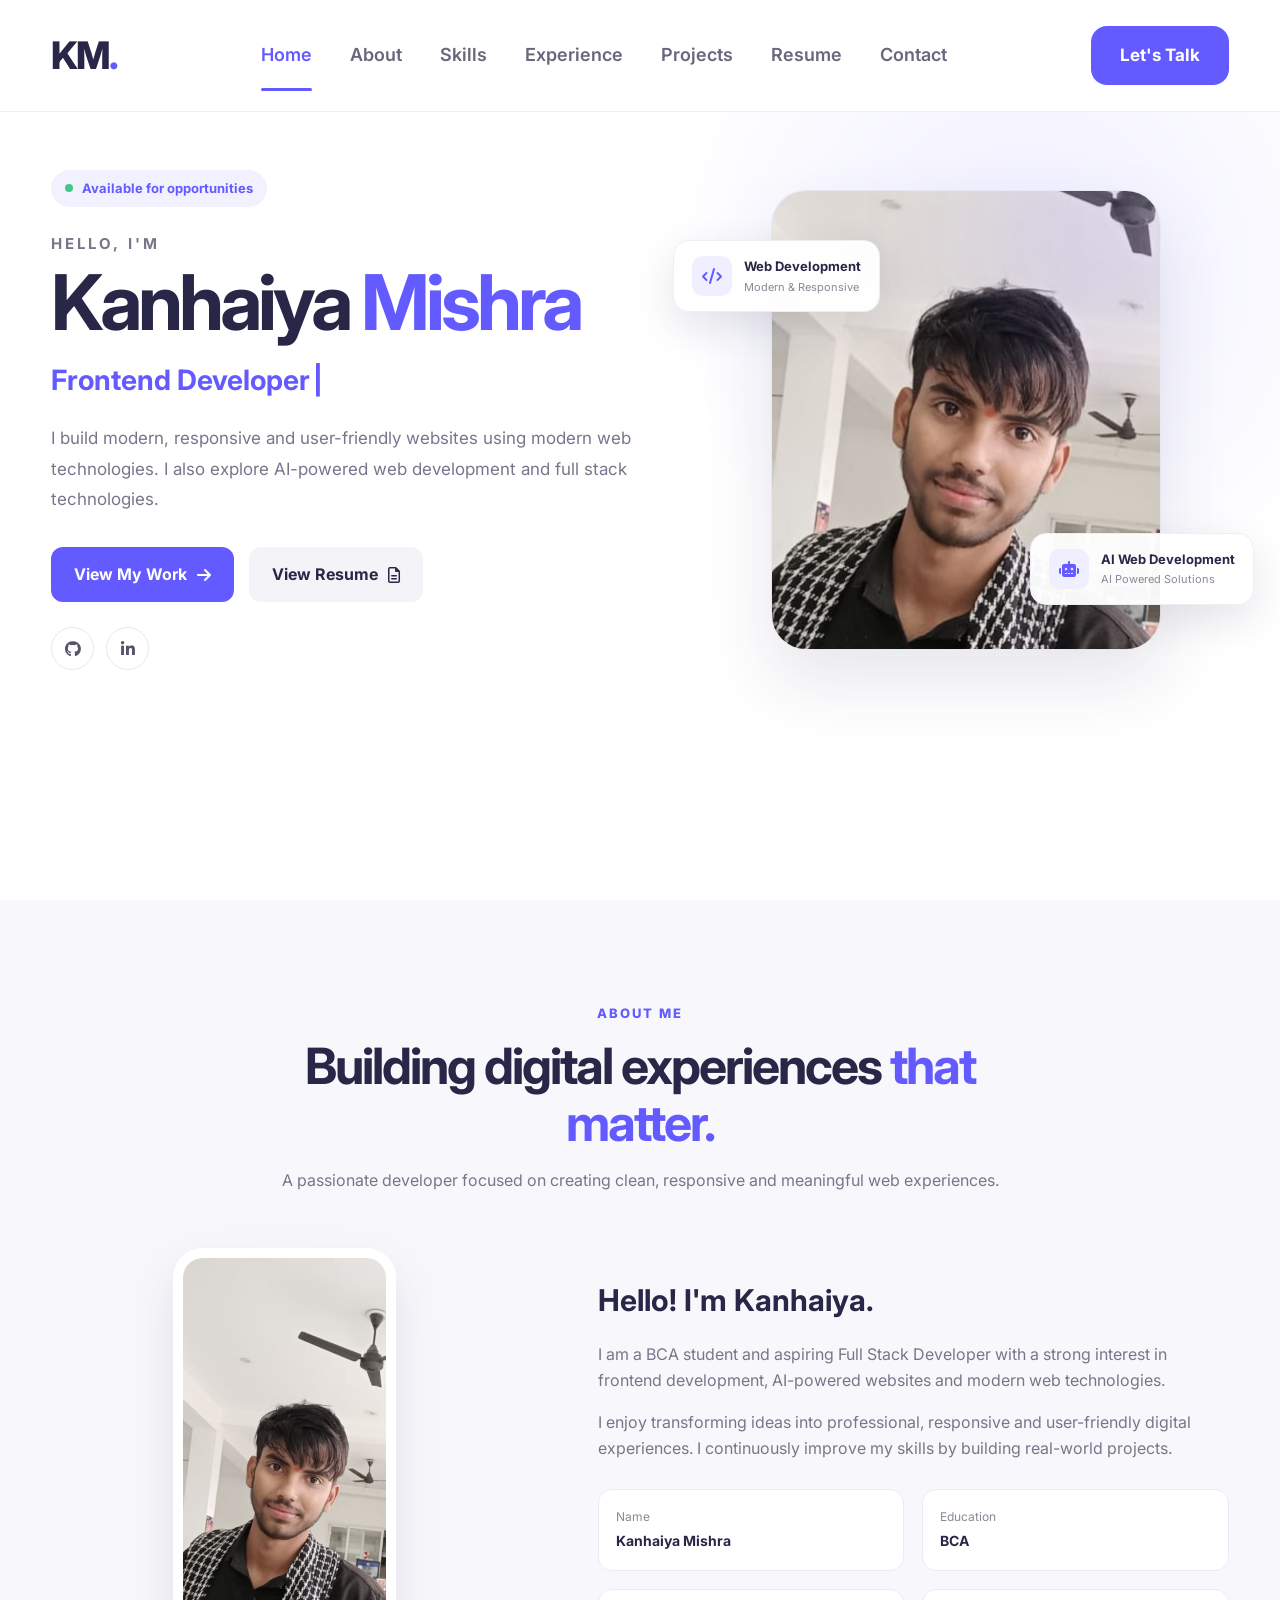
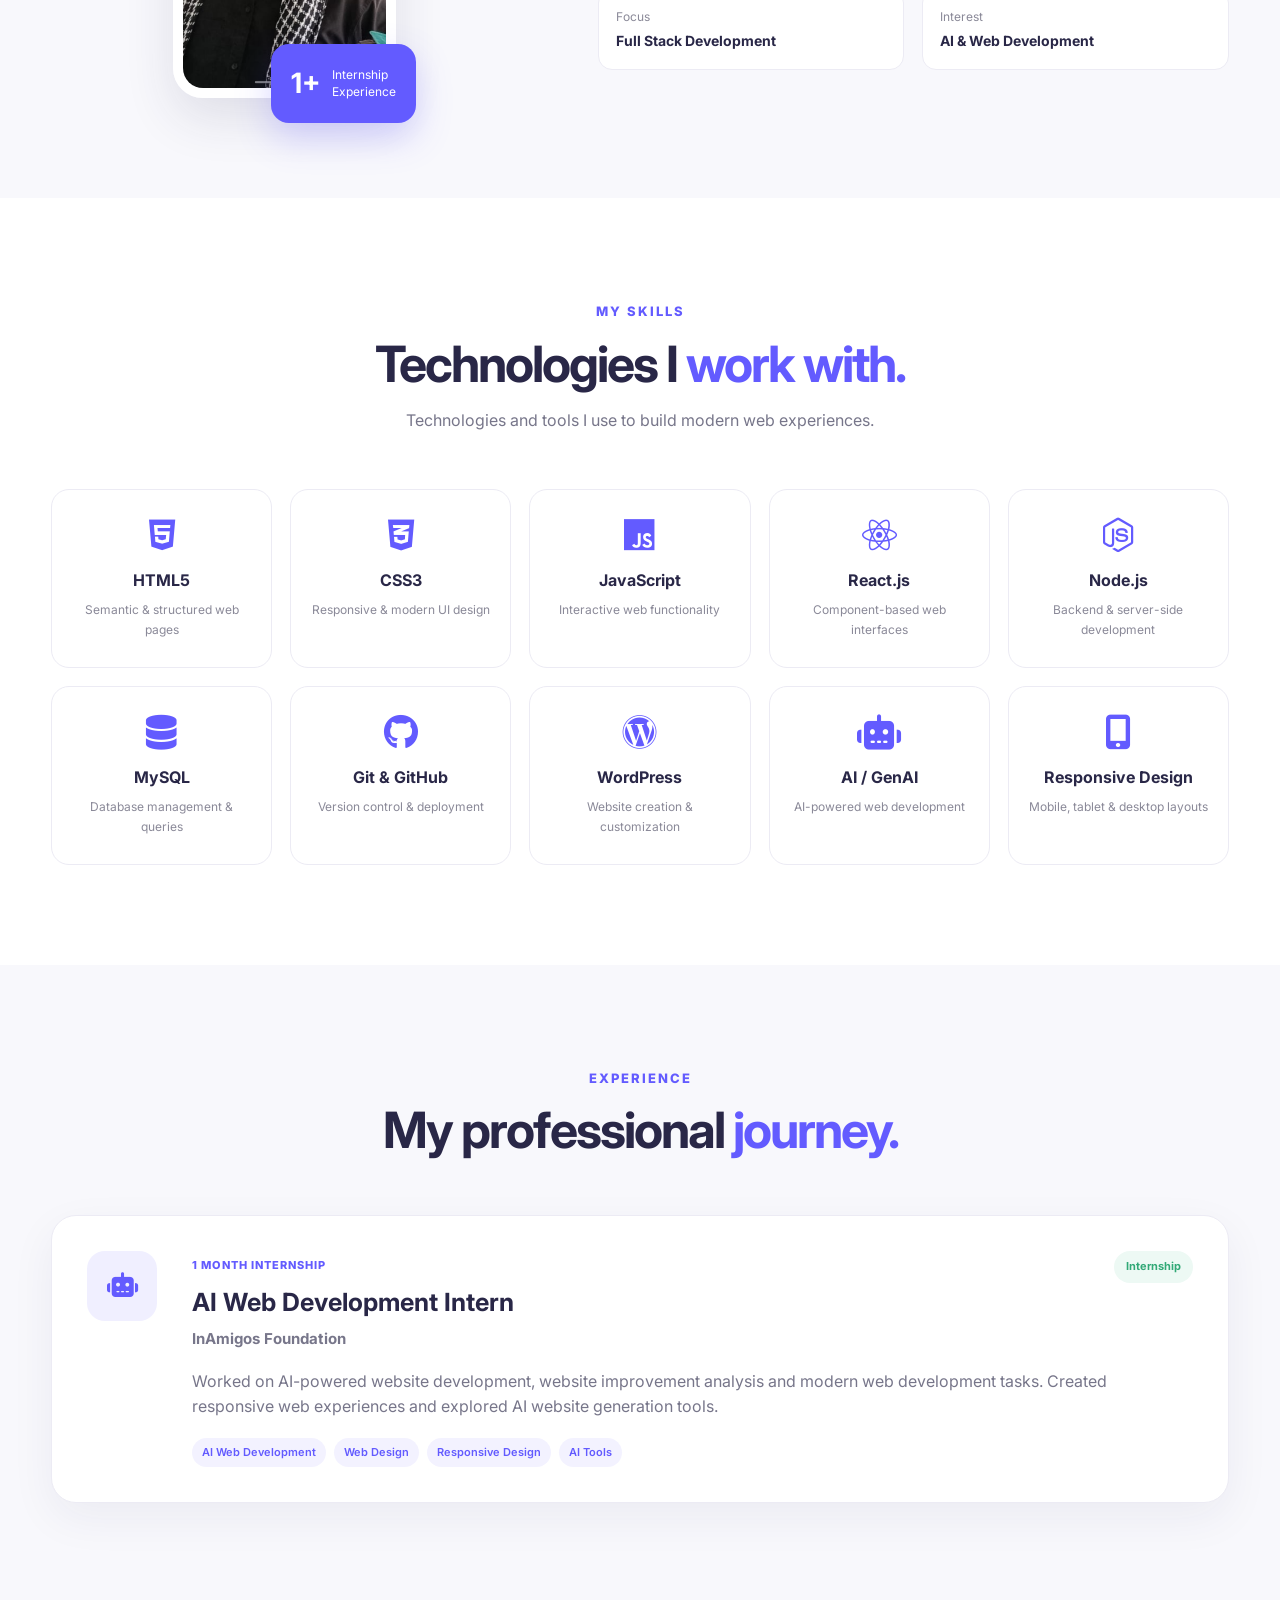
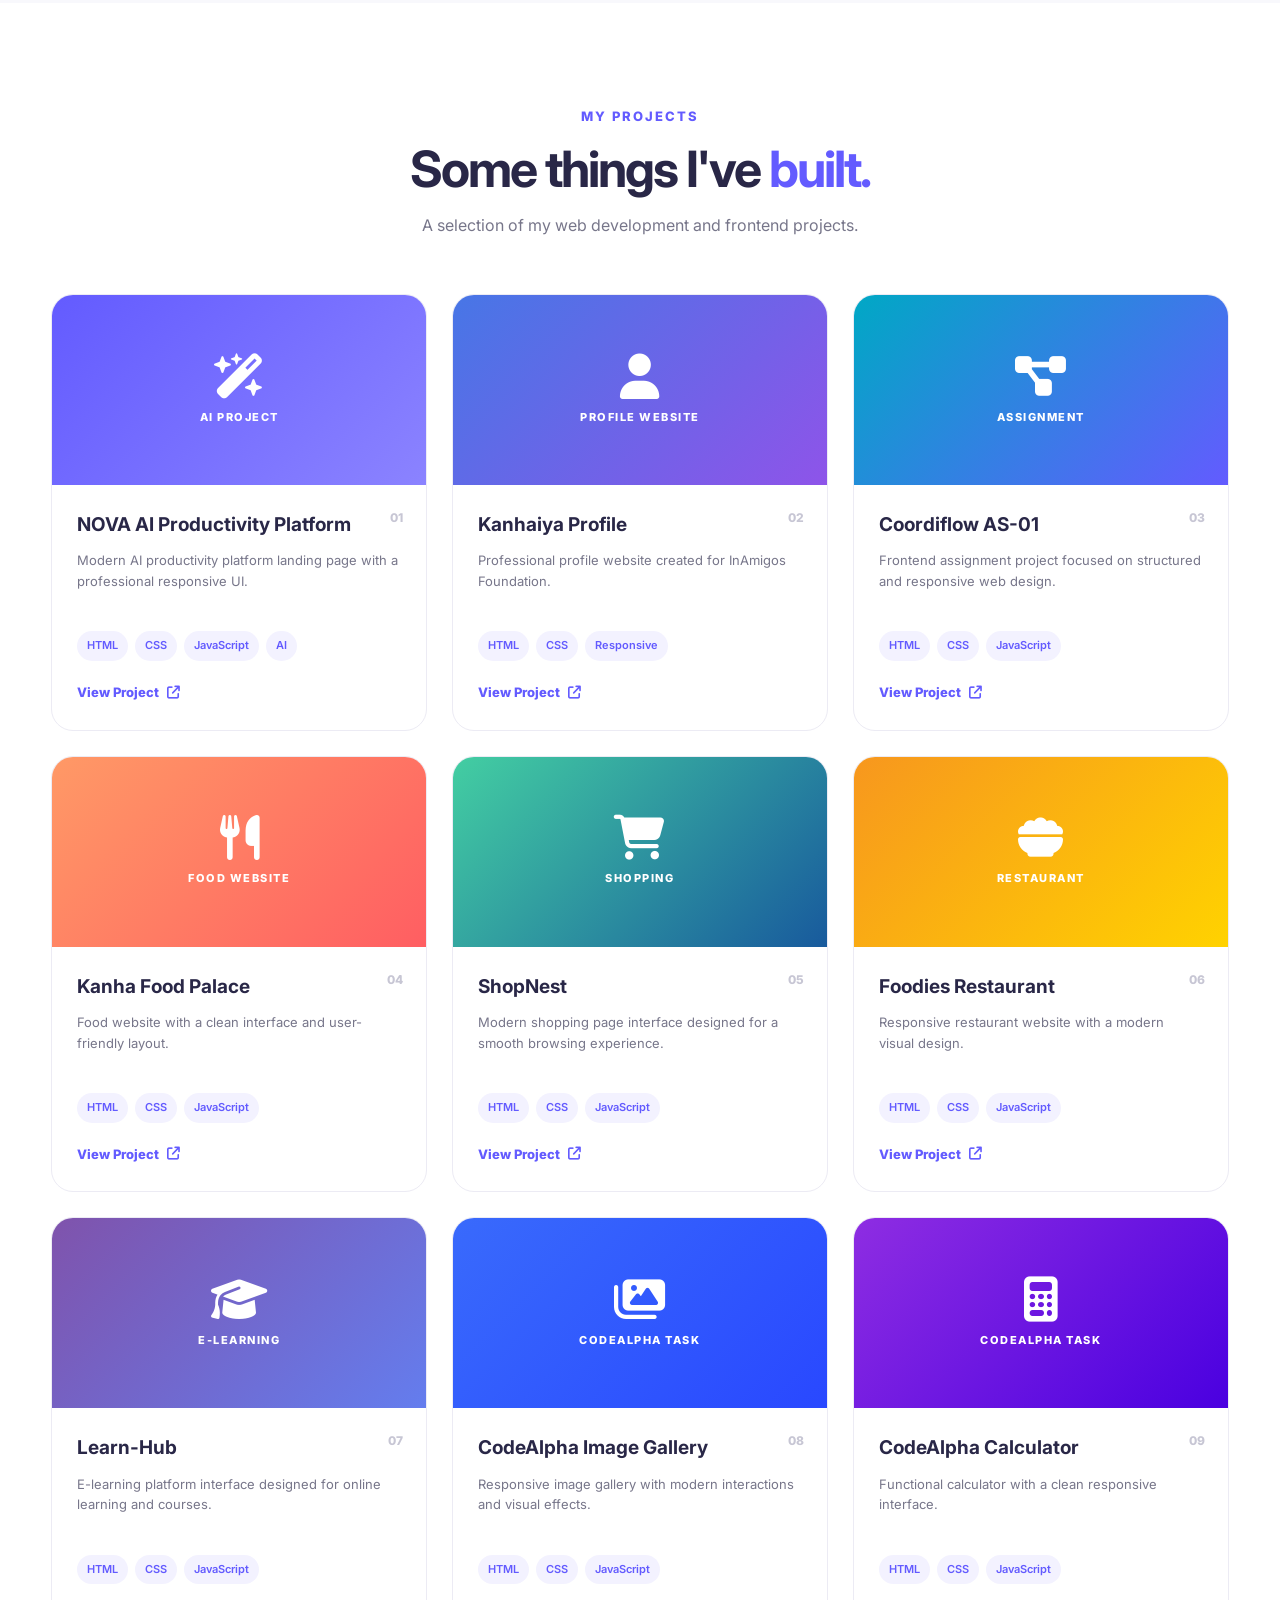
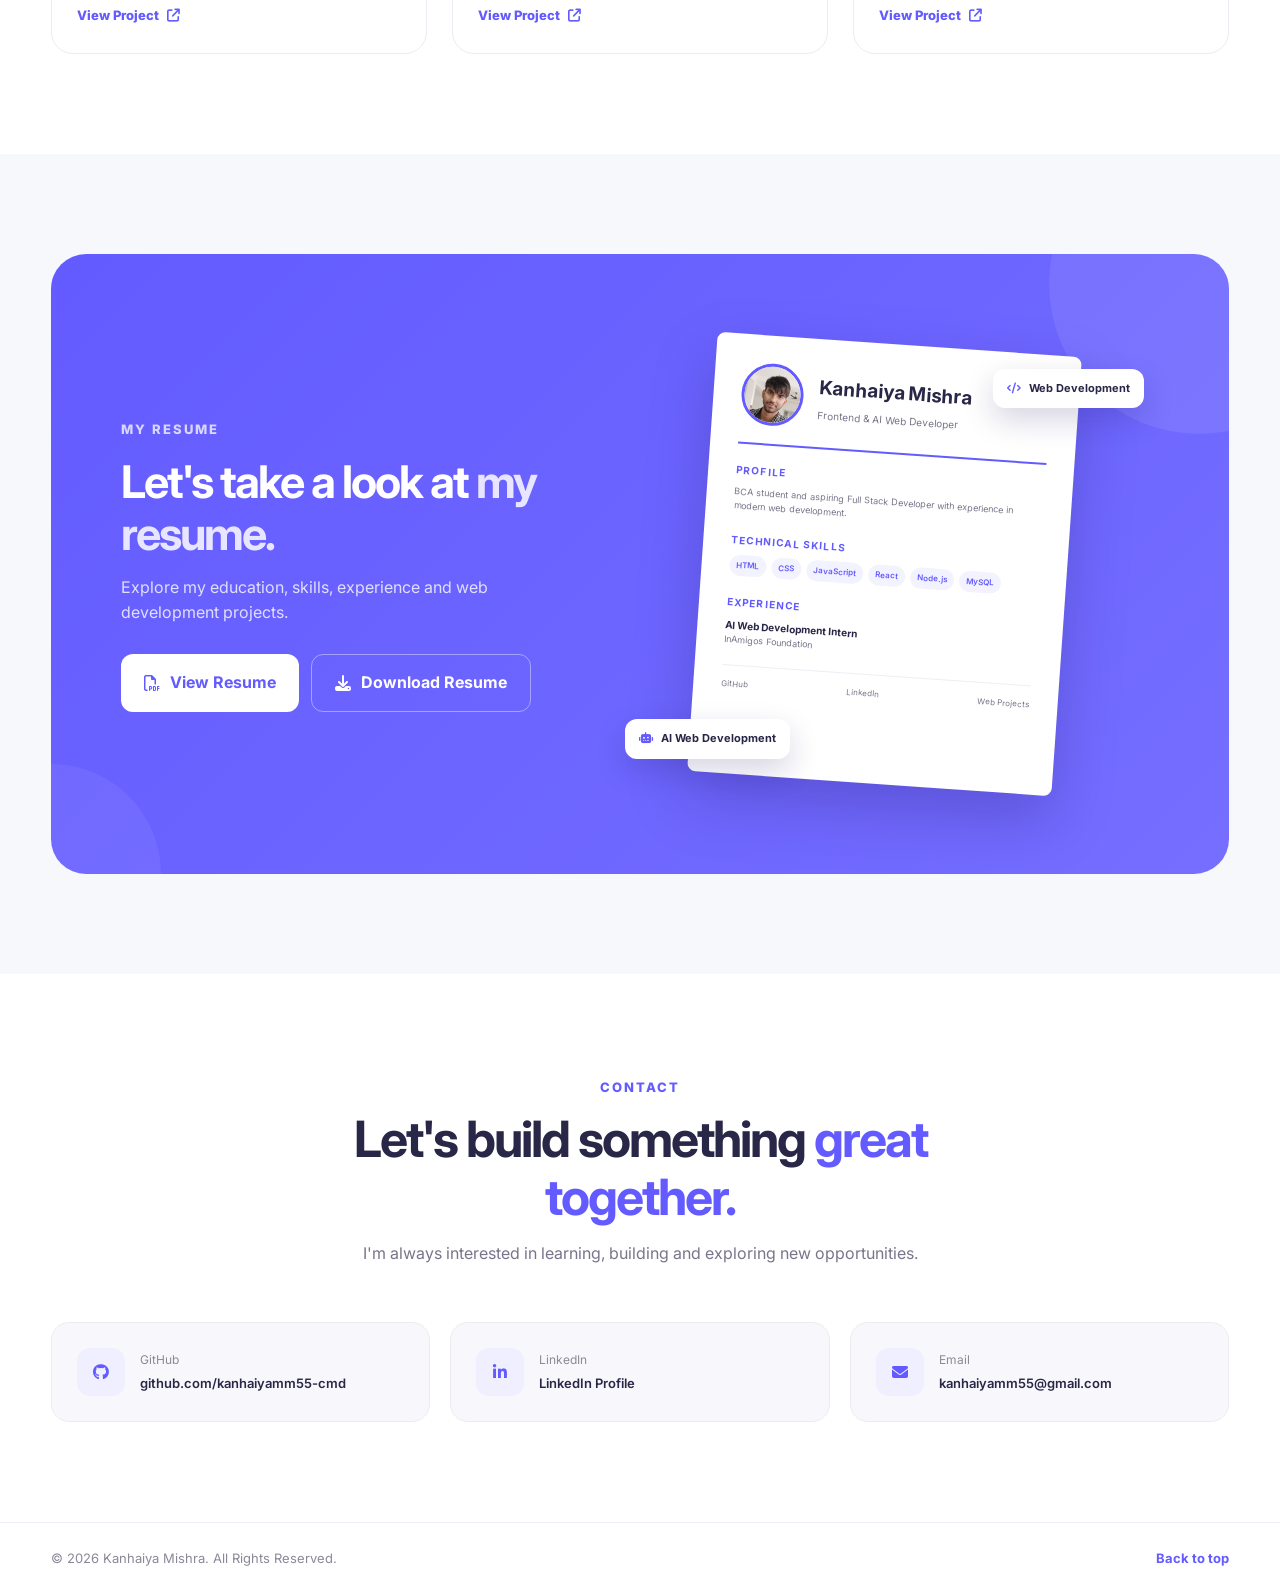
<file: CodeAlpha-Portfolio/index.html>
<!DOCTYPE html>
<html lang="en">
<head>
    <meta charset="UTF-8">
    <meta name="viewport" content="width=device-width, initial-scale=1.0">

    <title>Kanhaiya Mishra | Frontend & AI Web Developer</title>

    <meta name="description"
        content="Kanhaiya Mishra - Frontend Developer and AI Web Developer Portfolio">

    <!-- Google Font -->
    <link rel="preconnect" href="https://fonts.googleapis.com">
    <link rel="preconnect" href="https://fonts.gstatic.com" crossorigin>
    <link
        href="https://fonts.googleapis.com/css2?family=Inter:wght@400;500;600;700;800&display=swap"
        rel="stylesheet">

    <!-- Font Awesome -->
    <link
        rel="stylesheet"
        href="https://cdnjs.cloudflare.com/ajax/libs/font-awesome/6.5.2/css/all.min.css">

    <!-- CSS -->
    <link rel="stylesheet" href="style.css">
</head>

<body>

    <!-- =========================
         NAVBAR
    ========================== -->

    <header class="navbar">

        <div class="nav-container">

            <!-- Logo -->
            <a href="#home" class="logo">
                KM<span>.</span>
            </a>

            <!-- Navigation -->
            <nav class="nav-links" id="navLinks">

                <a href="#home" class="active">Home</a>

                <a href="#about">About</a>

                <a href="#skills">Skills</a>

                <a href="#experience">Experience</a>

                <a href="#projects">Projects</a>

                <a href="#resume">Resume</a>

                <a href="#contact">Contact</a>

                <!-- Mobile Let's Talk -->
                <a href="#contact" class="mobile-talk">
                    Let's Talk
                </a>

            </nav>

            <!-- Desktop Let's Talk -->
            <a href="#contact" class="nav-talk">
                Let's Talk
            </a>

            <!-- Mobile Menu Button -->
            <button
                class="menu-toggle"
                id="menuToggle"
                aria-label="Open navigation menu"
                aria-expanded="false">

                <i class="fa-solid fa-bars"></i>

            </button>

        </div>

    </header>


    <!-- =========================
         HERO
    ========================== -->

    <main>

        <section class="hero" id="home">

            <div class="hero-container">

                <div class="hero-content">

                    <div class="availability">
                        <span class="availability-dot"></span>
                        Available for opportunities
                    </div>

                    <p class="hello-text">
                        HELLO, I'M
                    </p>

                    <h1>
                        Kanhaiya
                        <span>Mishra</span>
                    </h1>

                    <h2 class="hero-role">
                        <span class="typing-text">
                            Frontend Developer
                        </span>
                    </h2>

                    <p class="hero-description">
                        I build modern, responsive and user-friendly websites
                        using modern web technologies. I also explore AI-powered
                        web development and full stack technologies.
                    </p>

                    <div class="hero-buttons">

                        <a href="#projects" class="btn primary-btn">
                            View My Work
                            <i class="fa-solid fa-arrow-right"></i>
                        </a>

                        <a href="resume.pdf"
                           target="_blank"
                           class="btn secondary-btn">

                            View Resume
                            <i class="fa-regular fa-file-lines"></i>

                        </a>

                    </div>

                    <div class="social-links">

                        <a href="https://github.com/kanhaiyamm55-cmd"
                           target="_blank"
                           aria-label="GitHub">

                            <i class="fa-brands fa-github"></i>

                        </a>

                        <a href="https://www.linkedin.com/in/kanhaiya-mishra-147518372"
                           target="_blank"
                           aria-label="LinkedIn">

                            <i class="fa-brands fa-linkedin-in"></i>

                        </a>

                    </div>

                </div>


                <!-- Hero Image -->
                <div class="hero-image-area">

                    <div class="hero-image-card">

                        <div class="hero-image-glow"></div>

                        <img
                            src="image.jpeg"
                            alt="Kanhaiya Mishra">

                    </div>

                    <div class="floating-card card-one">

                        <div class="floating-icon">
                            <i class="fa-solid fa-code"></i>
                        </div>

                        <div>
                            <strong>Web Development</strong>
                            <span>Modern & Responsive</span>
                        </div>

                    </div>


                    <div class="floating-card card-two">

                        <div class="floating-icon">
                            <i class="fa-solid fa-robot"></i>
                        </div>

                        <div>
                            <strong>AI Web Development</strong>
                            <span>AI Powered Solutions</span>
                        </div>

                    </div>

                </div>

            </div>

        </section>


        <!-- =========================
             ABOUT
        ========================== -->

        <section class="section about-section" id="about">

            <div class="container">

                <div class="section-heading">

                    <span class="section-label">
                        ABOUT ME
                    </span>

                    <h2>
                        Building digital experiences
                        <span>that matter.</span>
                    </h2>

                    <p>
                        A passionate developer focused on creating clean,
                        responsive and meaningful web experiences.
                    </p>

                </div>


                <div class="about-grid">

                    <div class="about-image">

                        <div class="about-image-box">

                            <img
                                src="image.jpeg"
                                alt="Kanhaiya Mishra">

                        </div>

                        <div class="experience-badge">

                            <strong>1+</strong>

                            <span>
                                Internship
                                <br>
                                Experience
                            </span>

                        </div>

                    </div>


                    <div class="about-content">

                        <h3>
                            Hello! I'm Kanhaiya.
                        </h3>

                        <p>
                            I am a BCA student and aspiring Full Stack Developer
                            with a strong interest in frontend development,
                            AI-powered websites and modern web technologies.
                        </p>

                        <p>
                            I enjoy transforming ideas into professional,
                            responsive and user-friendly digital experiences.
                            I continuously improve my skills by building
                            real-world projects.
                        </p>


                        <div class="about-info">

                            <div>
                                <span>Name</span>
                                <strong>Kanhaiya Mishra</strong>
                            </div>

                            <div>
                                <span>Education</span>
                                <strong>BCA</strong>
                            </div>

                            <div>
                                <span>Focus</span>
                                <strong>Full Stack Development</strong>
                            </div>

                            <div>
                                <span>Interest</span>
                                <strong>AI & Web Development</strong>
                            </div>

                        </div>

                    </div>

                </div>

            </div>

        </section>


        <!-- =========================
             SKILLS
        ========================== -->

        <section class="section skills-section" id="skills">

            <div class="container">

                <div class="section-heading">

                    <span class="section-label">
                        MY SKILLS
                    </span>

                    <h2>
                        Technologies I
                        <span>work with.</span>
                    </h2>

                    <p>
                        Technologies and tools I use to build modern web
                        experiences.
                    </p>

                </div>


                <div class="skills-grid">

                    <div class="skill-card">
                        <i class="fa-brands fa-html5"></i>
                        <h3>HTML5</h3>
                        <p>Semantic & structured web pages</p>
                    </div>

                    <div class="skill-card">
                        <i class="fa-brands fa-css3-alt"></i>
                        <h3>CSS3</h3>
                        <p>Responsive & modern UI design</p>
                    </div>

                    <div class="skill-card">
                        <i class="fa-brands fa-js"></i>
                        <h3>JavaScript</h3>
                        <p>Interactive web functionality</p>
                    </div>

                    <div class="skill-card">
                        <i class="fa-brands fa-react"></i>
                        <h3>React.js</h3>
                        <p>Component-based web interfaces</p>
                    </div>

                    <div class="skill-card">
                        <i class="fa-brands fa-node-js"></i>
                        <h3>Node.js</h3>
                        <p>Backend & server-side development</p>
                    </div>

                    <div class="skill-card">
                        <i class="fa-solid fa-database"></i>
                        <h3>MySQL</h3>
                        <p>Database management & queries</p>
                    </div>

                    <div class="skill-card">
                        <i class="fa-brands fa-github"></i>
                        <h3>Git & GitHub</h3>
                        <p>Version control & deployment</p>
                    </div>

                    <div class="skill-card">
                        <i class="fa-brands fa-wordpress"></i>
                        <h3>WordPress</h3>
                        <p>Website creation & customization</p>
                    </div>

                    <div class="skill-card">
                        <i class="fa-solid fa-robot"></i>
                        <h3>AI / GenAI</h3>
                        <p>AI-powered web development</p>
                    </div>

                    <div class="skill-card">
                        <i class="fa-solid fa-mobile-screen-button"></i>
                        <h3>Responsive Design</h3>
                        <p>Mobile, tablet & desktop layouts</p>
                    </div>

                </div>

            </div>

        </section>


        <!-- =========================
             EXPERIENCE
        ========================== -->

        <section class="section experience-section" id="experience">

            <div class="container">

                <div class="section-heading">

                    <span class="section-label">
                        EXPERIENCE
                    </span>

                    <h2>
                        My professional
                        <span>journey.</span>
                    </h2>

                </div>


                <div class="experience-card">

                    <div class="experience-icon">
                        <i class="fa-solid fa-robot"></i>
                    </div>

                    <div class="experience-content">

                        <div class="experience-top">

                            <div>

                                <span class="experience-date">
                                    1 MONTH INTERNSHIP
                                </span>

                                <h3>
                                    AI Web Development Intern
                                </h3>

                                <h4>
                                    InAmigos Foundation
                                </h4>

                            </div>

                            <span class="experience-status">
                                Internship
                            </span>

                        </div>

                        <p>
                            Worked on AI-powered website development,
                            website improvement analysis and modern
                            web development tasks. Created responsive
                            web experiences and explored AI website
                            generation tools.
                        </p>

                        <div class="experience-tags">

                            <span>AI Web Development</span>
                            <span>Web Design</span>
                            <span>Responsive Design</span>
                            <span>AI Tools</span>

                        </div>

                    </div>

                </div>

            </div>

        </section>


        <!-- =========================
             PROJECTS
        ========================== -->

        <section class="section projects-section" id="projects">

            <div class="container">

                <div class="section-heading">

                    <span class="section-label">
                        MY PROJECTS
                    </span>

                    <h2>
                        Some things I've
                        <span>built.</span>
                    </h2>

                    <p>
                        A selection of my web development and frontend
                        projects.
                    </p>

                </div>


                <div class="projects-grid">


                    <!-- Project 1 -->
                    <article class="project-card">

                        <div class="project-thumbnail project-one">

                            <i class="fa-solid fa-wand-magic-sparkles"></i>

                            <span>AI PROJECT</span>

                        </div>

                        <div class="project-content">

                            <span class="project-number">
                                01
                            </span>

                            <h3>
                                NOVA AI Productivity Platform
                            </h3>

                            <p>
                                Modern AI productivity platform landing
                                page with a professional responsive UI.
                            </p>

                            <div class="project-tech">
                                <span>HTML</span>
                                <span>CSS</span>
                                <span>JavaScript</span>
                                <span>AI</span>
                            </div>

                            <a
                                href="https://kanhaiyamm55-cmd.github.io/NOVA-AI-Productivity-Landing-Page/"
                                target="_blank"
                                class="project-link">

                                View Project
                                <i class="fa-solid fa-arrow-up-right-from-square"></i>

                            </a>

                        </div>

                    </article>


                    <!-- Project 2 -->
                    <article class="project-card">

                        <div class="project-thumbnail project-two">

                            <i class="fa-solid fa-user"></i>

                            <span>PROFILE WEBSITE</span>

                        </div>

                        <div class="project-content">

                            <span class="project-number">
                                02
                            </span>

                            <h3>
                                Kanhaiya Profile
                            </h3>

                            <p>
                                Professional profile website created for
                                InAmigos Foundation.
                            </p>

                            <div class="project-tech">
                                <span>HTML</span>
                                <span>CSS</span>
                                <span>Responsive</span>
                            </div>

                            <a
                                href="https://kanhaiyamm55-cmd.github.io/kanhaiya-profile/"
                                target="_blank"
                                class="project-link">

                                View Project
                                <i class="fa-solid fa-arrow-up-right-from-square"></i>

                            </a>

                        </div>

                    </article>


                    <!-- Project 3 -->
                    <article class="project-card">

                        <div class="project-thumbnail project-three">

                            <i class="fa-solid fa-diagram-project"></i>

                            <span>ASSIGNMENT</span>

                        </div>

                        <div class="project-content">

                            <span class="project-number">
                                03
                            </span>

                            <h3>
                                Coordiflow AS-01
                            </h3>

                            <p>
                                Frontend assignment project focused on
                                structured and responsive web design.
                            </p>

                            <div class="project-tech">
                                <span>HTML</span>
                                <span>CSS</span>
                                <span>JavaScript</span>
                            </div>

                            <a
                                href="https://kanhaiyamm55-cmd.github.io/coordiflow-as01/"
                                target="_blank"
                                class="project-link">

                                View Project
                                <i class="fa-solid fa-arrow-up-right-from-square"></i>

                            </a>

                        </div>

                    </article>


                    <!-- Project 4 -->
                    <article class="project-card">

                        <div class="project-thumbnail project-four">

                            <i class="fa-solid fa-utensils"></i>

                            <span>FOOD WEBSITE</span>

                        </div>

                        <div class="project-content">

                            <span class="project-number">
                                04
                            </span>

                            <h3>
                                Kanha Food Palace
                            </h3>

                            <p>
                                Food website with a clean interface and
                                user-friendly layout.
                            </p>

                            <div class="project-tech">
                                <span>HTML</span>
                                <span>CSS</span>
                                <span>JavaScript</span>
                            </div>

                            <a
                                href="https://kanhaiyamm55-cmd.github.io/full-stack-learning/"
                                target="_blank"
                                class="project-link">

                                View Project
                                <i class="fa-solid fa-arrow-up-right-from-square"></i>

                            </a>

                        </div>

                    </article>


                    <!-- Project 5 -->
                    <article class="project-card">

                        <div class="project-thumbnail project-five">

                            <i class="fa-solid fa-cart-shopping"></i>

                            <span>SHOPPING</span>

                        </div>

                        <div class="project-content">

                            <span class="project-number">
                                05
                            </span>

                            <h3>
                                ShopNest
                            </h3>

                            <p>
                                Modern shopping page interface designed
                                for a smooth browsing experience.
                            </p>

                            <div class="project-tech">
                                <span>HTML</span>
                                <span>CSS</span>
                                <span>JavaScript</span>
                            </div>

                            <a
                                href="https://kanhaiyamm55-cmd.github.io/shoping-page/"
                                target="_blank"
                                class="project-link">

                                View Project
                                <i class="fa-solid fa-arrow-up-right-from-square"></i>

                            </a>

                        </div>

                    </article>


                    <!-- Project 6 -->
                    <article class="project-card">

                        <div class="project-thumbnail project-six">

                            <i class="fa-solid fa-bowl-food"></i>

                            <span>RESTAURANT</span>

                        </div>

                        <div class="project-content">

                            <span class="project-number">
                                06
                            </span>

                            <h3>
                                Foodies Restaurant
                            </h3>

                            <p>
                                Responsive restaurant website with a
                                modern visual design.
                            </p>

                            <div class="project-tech">
                                <span>HTML</span>
                                <span>CSS</span>
                                <span>JavaScript</span>
                            </div>

                            <a
                                href="https://kanhaiyamm55-cmd.github.io/full-stack-learning/Restaurant-Website/"
                                target="_blank"
                                class="project-link">

                                View Project
                                <i class="fa-solid fa-arrow-up-right-from-square"></i>

                            </a>

                        </div>

                    </article>


                    <!-- Project 7 -->
                    <article class="project-card">

                        <div class="project-thumbnail project-seven">

                            <i class="fa-solid fa-graduation-cap"></i>

                            <span>E-LEARNING</span>

                        </div>

                        <div class="project-content">

                            <span class="project-number">
                                07
                            </span>

                            <h3>
                                Learn-Hub
                            </h3>

                            <p>
                                E-learning platform interface designed
                                for online learning and courses.
                            </p>

                            <div class="project-tech">
                                <span>HTML</span>
                                <span>CSS</span>
                                <span>JavaScript</span>
                            </div>

                            <a
                                href="https://kanhaiyamm55-cmd.github.io/full-stack-learning/learnHub/"
                                target="_blank"
                                class="project-link">

                                View Project
                                <i class="fa-solid fa-arrow-up-right-from-square"></i>

                            </a>

                        </div>

                    </article>


                    <!-- Project 8 -->
                    <article class="project-card">

                        <div class="project-thumbnail project-eight">

                            <i class="fa-solid fa-images"></i>

                            <span>CODEALPHA TASK</span>

                        </div>

                        <div class="project-content">

                            <span class="project-number">
                                08
                            </span>

                            <h3>
                                CodeAlpha Image Gallery
                            </h3>

                            <p>
                                Responsive image gallery with modern
                                interactions and visual effects.
                            </p>

                            <div class="project-tech">
                                <span>HTML</span>
                                <span>CSS</span>
                                <span>JavaScript</span>
                            </div>

                            <a
                                href="https://kanhaiyamm55-cmd.github.io/CodeAlpha/CodeAlpha_ImageGallery/"
                                target="_blank"
                                class="project-link">

                                View Project
                                <i class="fa-solid fa-arrow-up-right-from-square"></i>

                            </a>

                        </div>

                    </article>


                    <!-- Project 9 -->
                    <article class="project-card">

                        <div class="project-thumbnail project-nine">

                            <i class="fa-solid fa-calculator"></i>

                            <span>CODEALPHA TASK</span>

                        </div>

                        <div class="project-content">

                            <span class="project-number">
                                09
                            </span>

                            <h3>
                                CodeAlpha Calculator
                            </h3>

                            <p>
                                Functional calculator with a clean
                                responsive interface.
                            </p>

                            <div class="project-tech">
                                <span>HTML</span>
                                <span>CSS</span>
                                <span>JavaScript</span>
                            </div>

                            <a
                                href="https://kanhaiyamm55-cmd.github.io/CodeAlpha/CodeAlpha_Calculator/"
                                target="_blank"
                                class="project-link">

                                View Project
                                <i class="fa-solid fa-arrow-up-right-from-square"></i>

                            </a>

                        </div>

                    </article>

                </div>

            </div>

        </section>


        <!-- =========================
             RESUME
        ========================== -->

        <section class="section resume-section" id="resume">

            <div class="container">

                <div class="resume-box">

                    <div class="resume-decoration decoration-one"></div>
                    <div class="resume-decoration decoration-two"></div>

                    <div class="resume-content">

                        <span class="section-label resume-label">
                            MY RESUME
                        </span>

                        <h2>
                            Let's take a look at
                            <span>my resume.</span>
                        </h2>

                        <p>
                            Explore my education, skills, experience and
                            web development projects.
                        </p>

                        <div class="resume-buttons">

                            <a
                                href="resume.pdf"
                                target="_blank"
                                class="btn resume-view-btn">

                                <i class="fa-regular fa-file-pdf"></i>
                                View Resume

                            </a>

                            <a
                                href="resume.pdf"
                                download
                                class="btn resume-download-btn">

                                <i class="fa-solid fa-download"></i>
                                Download Resume

                            </a>

                        </div>

                    </div>


                    <!-- Premium Resume Preview -->
                    <div class="resume-preview">

                        <div class="resume-paper">

                            <div class="resume-top">

                                <div class="resume-photo">

                                    <img
                                        src="image.jpeg"
                                        alt="Kanhaiya Mishra">

                                </div>

                                <div>

                                    <h3>
                                        Kanhaiya Mishra
                                    </h3>

                                    <p>
                                        Frontend & AI Web Developer
                                    </p>

                                </div>

                            </div>


                            <div class="resume-line"></div>


                            <div class="resume-mini-section">

                                <h4>
                                    PROFILE
                                </h4>

                                <p>
                                    BCA student and aspiring Full Stack
                                    Developer with experience in modern
                                    web development.
                                </p>

                            </div>


                            <div class="resume-mini-section">

                                <h4>
                                    TECHNICAL SKILLS
                                </h4>

                                <div class="mini-skills">

                                    <span>HTML</span>
                                    <span>CSS</span>
                                    <span>JavaScript</span>
                                    <span>React</span>
                                    <span>Node.js</span>
                                    <span>MySQL</span>

                                </div>

                            </div>


                            <div class="resume-mini-section">

                                <h4>
                                    EXPERIENCE
                                </h4>

                                <div class="mini-experience">

                                    <strong>
                                        AI Web Development Intern
                                    </strong>

                                    <span>
                                        InAmigos Foundation
                                    </span>

                                </div>

                            </div>


                            <div class="resume-mini-footer">

                                <span>
                                    GitHub
                                </span>

                                <span>
                                    LinkedIn
                                </span>

                                <span>
                                    Web Projects
                                </span>

                            </div>

                        </div>


                        <div class="floating-resume-badge badge-one">

                            <i class="fa-solid fa-code"></i>

                            Web Development

                        </div>


                        <div class="floating-resume-badge badge-two">

                            <i class="fa-solid fa-robot"></i>

                            AI Web Development

                        </div>

                    </div>

                </div>

            </div>

        </section>


        <!-- =========================
             CONTACT
        ========================== -->

        <section class="section contact-section" id="contact">

            <div class="container">

                <div class="section-heading">

                    <span class="section-label">
                        CONTACT
                    </span>

                    <h2>
                        Let's build something
                        <span>great together.</span>
                    </h2>

                    <p>
                        I'm always interested in learning, building and
                        exploring new opportunities.
                    </p>

                </div>


                <div class="contact-box">

                    <div class="contact-item">

                        <div class="contact-icon">
                            <i class="fa-brands fa-github"></i>
                        </div>

                        <div>

                            <span>GitHub</span>

                            <a
                                href="https://github.com/kanhaiyamm55-cmd"
                                target="_blank">

                                github.com/kanhaiyamm55-cmd

                            </a>

                        </div>

                    </div>


                    <div class="contact-item">

                        <div class="contact-icon">
                            <i class="fa-brands fa-linkedin-in"></i>
                        </div>

                        <div>

                            <span>LinkedIn</span>

                            <a
                                href="https://www.linkedin.com/in/kanhaiya-mishra-147518372"
                                target="_blank">

                                LinkedIn Profile

                            </a>

                        </div>

                    </div>


                    <div class="contact-item">

                        <div class="contact-icon">
                            <i class="fa-solid fa-envelope"></i>
                        </div>

                        <div>

                            <span>Email</span>

                            <a href="mailto:kanhaiyamm55@gmail.com">

                                kanhaiyamm55@gmail.com

                            </a>

                        </div>

                    </div>

                </div>

            </div>

        </section>

    </main>


    <!-- =========================
         FOOTER
    ========================== -->

    <footer class="footer">

        <div class="container footer-content">

            <p>
                © <span id="currentYear"></span>
                Kanhaiya Mishra. All Rights Reserved.
            </p>

            <div class="footer-links">

                <a href="#home">Back to top</a>

            </div>

        </div>

    </footer>


    <!-- JavaScript -->
    <script src="script.js"></script>

</body>
</html>
</file>
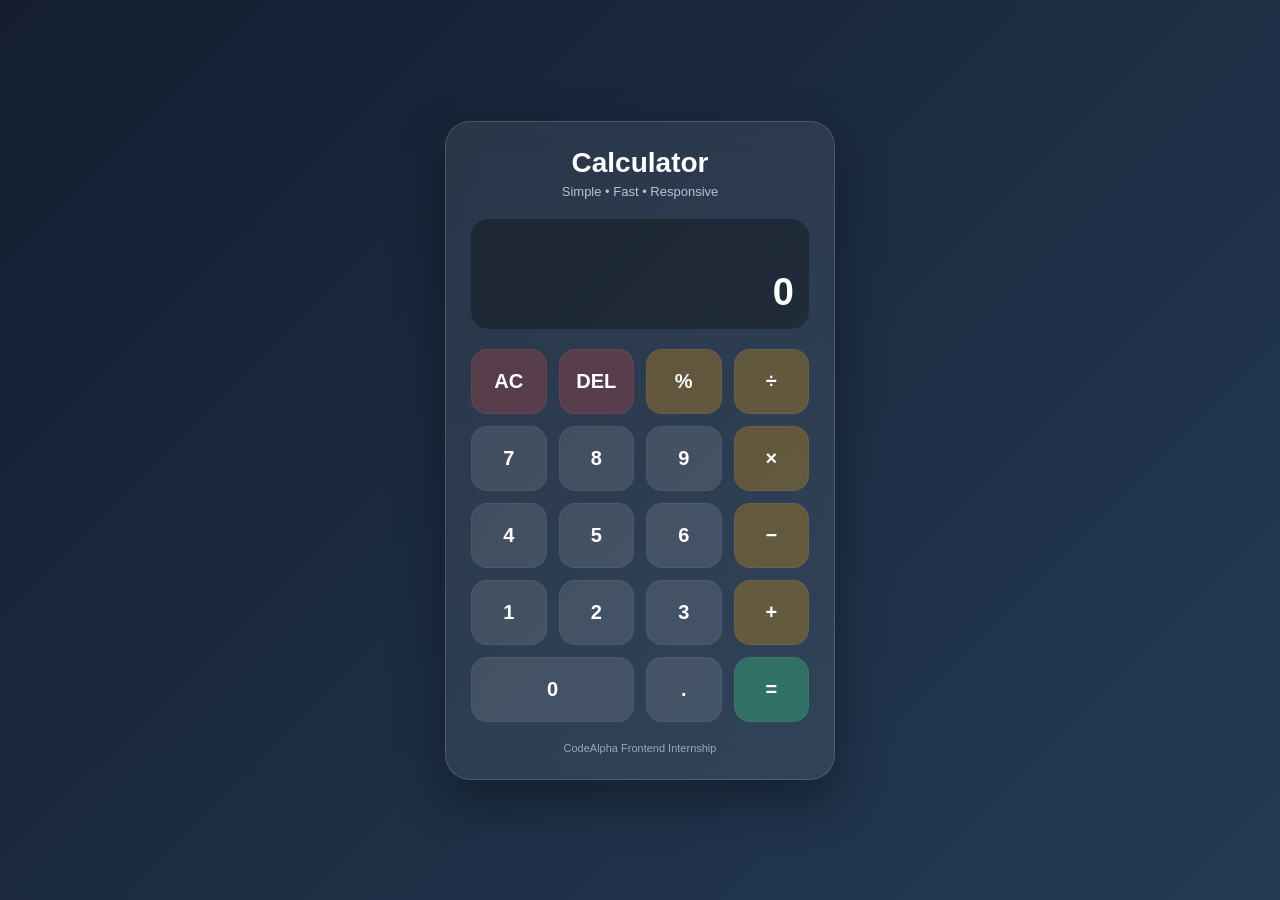
<file: CodeAlpha_Calculator/index.html>
<!DOCTYPE html>
<html lang="en">
<head>
    <meta charset="UTF-8">
    <meta name="viewport" content="width=device-width, initial-scale=1.0">
    <title>Modern Calculator</title>
    <link rel="stylesheet" href="style.css">
</head>
<body>

    <div class="calculator">

        <div class="calculator-header">
            <h1>Calculator</h1>
            <p>Simple • Fast • Responsive</p>
        </div>

        <div class="display">
            <div id="previous-display"></div>
            <input type="text" id="current-display" value="0" readonly>
        </div>

        <div class="buttons">

            <button class="btn action" onclick="clearDisplay()">AC</button>
            <button class="btn action" onclick="deleteLast()">DEL</button>
            <button class="btn operator" onclick="chooseOperator('%')">%</button>
            <button class="btn operator" onclick="chooseOperator('/')">÷</button>

            <button class="btn" onclick="appendNumber('7')">7</button>
            <button class="btn" onclick="appendNumber('8')">8</button>
            <button class="btn" onclick="appendNumber('9')">9</button>
            <button class="btn operator" onclick="chooseOperator('*')">×</button>

            <button class="btn" onclick="appendNumber('4')">4</button>
            <button class="btn" onclick="appendNumber('5')">5</button>
            <button class="btn" onclick="appendNumber('6')">6</button>
            <button class="btn operator" onclick="chooseOperator('-')">−</button>

            <button class="btn" onclick="appendNumber('1')">1</button>
            <button class="btn" onclick="appendNumber('2')">2</button>
            <button class="btn" onclick="appendNumber('3')">3</button>
            <button class="btn operator" onclick="chooseOperator('+')">+</button>

            <button class="btn zero" onclick="appendNumber('0')">0</button>
            <button class="btn" onclick="appendDecimal()">.</button>
            <button class="btn equal" onclick="calculate()">=</button>

        </div>

        <div class="footer">
            <span>CodeAlpha Frontend Internship</span>
        </div>

    </div>

    <script src="script.js"></script>
</body>
</html>
</file>
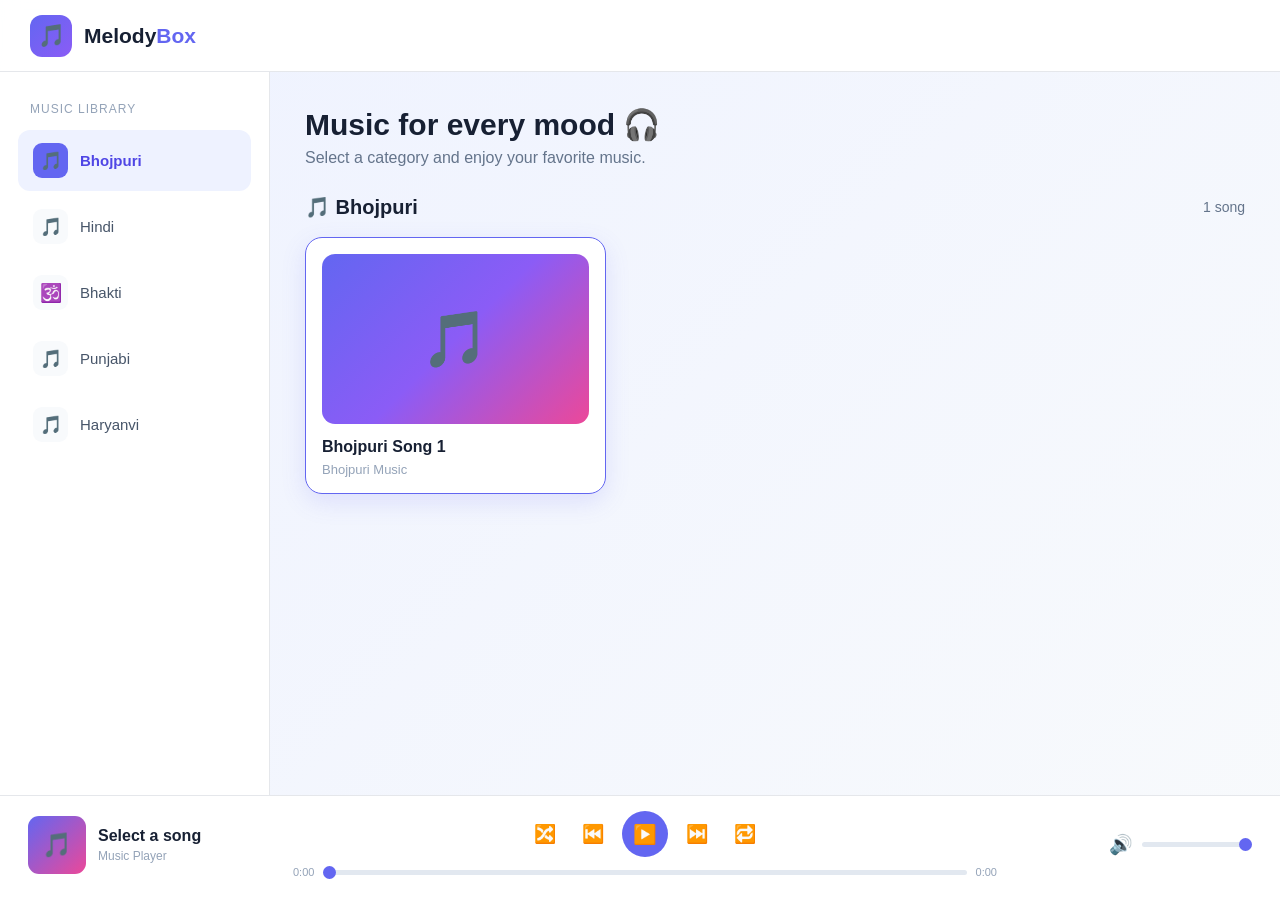
<file: CodeAlpha_MusicPlayer/index.html>
<!DOCTYPE html>
<html lang="en">
<head>
    <meta charset="UTF-8">
    <meta name="viewport" content="width=device-width, initial-scale=1.0">

    <title>MelodyBox - Music Player</title>

    <style>
        * {
            margin: 0;
            padding: 0;
            box-sizing: border-box;
            font-family: Arial, Helvetica, sans-serif;
        }

        body {
            background: linear-gradient(135deg, #eef2ff, #f8fafc);
            color: #172033;
            min-height: 100vh;
        }

        /* ================= HEADER ================= */

        header {
            height: 72px;
            background: rgba(255, 255, 255, 0.95);
            border-bottom: 1px solid #e5e7eb;
            display: flex;
            align-items: center;
            justify-content: space-between;
            padding: 0 30px;
            position: sticky;
            top: 0;
            z-index: 1000;
            backdrop-filter: blur(10px);
        }

        .logo {
            display: flex;
            align-items: center;
            gap: 12px;
        }

        .logo-icon {
            width: 42px;
            height: 42px;
            border-radius: 12px;
            background: linear-gradient(135deg, #6366f1, #8b5cf6);
            color: white;
            display: flex;
            align-items: center;
            justify-content: center;
            font-size: 22px;
        }

        .logo h1 {
            font-size: 21px;
        }

        .logo span {
            color: #6366f1;
        }

        .menu-btn {
            display: none;
            border: none;
            background: #eef2ff;
            color: #4f46e5;
            font-size: 25px;
            width: 44px;
            height: 44px;
            border-radius: 10px;
            cursor: pointer;
        }

        /* ================= LAYOUT ================= */

        .app {
            display: flex;
            min-height: calc(100vh - 72px);
        }

        /* ================= SIDEBAR ================= */

        .sidebar {
            width: 270px;
            background: white;
            border-right: 1px solid #e5e7eb;
            padding: 25px 18px;
            flex-shrink: 0;
        }

        .sidebar-title {
            font-size: 12px;
            color: #94a3b8;
            text-transform: uppercase;
            letter-spacing: 1px;
            margin: 5px 12px 14px;
        }

        .category-btn {
            width: 100%;
            border: none;
            background: transparent;
            padding: 13px 15px;
            margin-bottom: 5px;
            border-radius: 12px;
            display: flex;
            align-items: center;
            gap: 12px;
            font-size: 15px;
            cursor: pointer;
            color: #475569;
            text-align: left;
            transition: 0.25s;
        }

        .category-btn:hover {
            background: #f1f5ff;
            color: #4f46e5;
        }

        .category-btn.active {
            background: #eef2ff;
            color: #4f46e5;
            font-weight: 700;
        }

        .category-icon {
            width: 35px;
            height: 35px;
            display: flex;
            align-items: center;
            justify-content: center;
            background: #f8fafc;
            border-radius: 9px;
            font-size: 18px;
        }

        .category-btn.active .category-icon {
            background: #6366f1;
            color: white;
        }

        /* ================= MAIN ================= */

        main {
            flex: 1;
            padding: 35px;
            padding-bottom: 170px;
            min-width: 0;
        }

        .welcome {
            margin-bottom: 28px;
        }

        .welcome h2 {
            font-size: 30px;
            margin-bottom: 7px;
        }

        .welcome p {
            color: #64748b;
        }

        .section-heading {
            display: flex;
            justify-content: space-between;
            align-items: center;
            margin-bottom: 18px;
        }

        .section-heading h3 {
            font-size: 20px;
        }

        .song-count {
            color: #64748b;
            font-size: 14px;
        }

        /* ================= SONG GRID ================= */

        .song-list {
            display: grid;
            grid-template-columns: repeat(auto-fill, minmax(250px, 1fr));
            gap: 18px;
        }

        .song-card {
            background: white;
            border: 1px solid #e5e7eb;
            border-radius: 17px;
            padding: 16px;
            cursor: pointer;
            transition: 0.25s;
        }

        .song-card:hover {
            transform: translateY(-4px);
            box-shadow: 0 12px 30px rgba(15, 23, 42, 0.08);
        }

        .song-card.active {
            border-color: #6366f1;
            box-shadow: 0 8px 25px rgba(99, 102, 241, 0.15);
        }

        .album-art {
            height: 170px;
            border-radius: 13px;
            background: linear-gradient(135deg, #6366f1, #8b5cf6, #ec4899);
            display: flex;
            align-items: center;
            justify-content: center;
            color: white;
            font-size: 55px;
            margin-bottom: 14px;
        }

        .song-info h4 {
            font-size: 16px;
            margin-bottom: 6px;
            white-space: nowrap;
            overflow: hidden;
            text-overflow: ellipsis;
        }

        .song-info p {
            font-size: 13px;
            color: #94a3b8;
        }

        /* ================= PLAYER ================= */

        .player {
            position: fixed;
            left: 0;
            right: 0;
            bottom: 0;
            min-height: 105px;
            background: rgba(255, 255, 255, 0.97);
            border-top: 1px solid #e5e7eb;
            backdrop-filter: blur(15px);
            z-index: 2000;
            padding: 15px 28px;
        }

        .player-inner {
            max-width: 1500px;
            margin: auto;
            display: grid;
            grid-template-columns: 240px 1fr 230px;
            gap: 25px;
            align-items: center;
        }

        .now-playing {
            display: flex;
            align-items: center;
            gap: 12px;
            min-width: 0;
        }

        .mini-art {
            width: 58px;
            height: 58px;
            flex-shrink: 0;
            border-radius: 11px;
            background: linear-gradient(135deg, #6366f1, #ec4899);
            color: white;
            display: flex;
            align-items: center;
            justify-content: center;
            font-size: 24px;
        }

        .now-text {
            min-width: 0;
        }

        .now-text strong {
            display: block;
            white-space: nowrap;
            overflow: hidden;
            text-overflow: ellipsis;
        }

        .now-text span {
            display: block;
            font-size: 12px;
            color: #94a3b8;
            margin-top: 4px;
        }

        .controls-area {
            min-width: 0;
        }

        .controls {
            display: flex;
            justify-content: center;
            align-items: center;
            gap: 10px;
            margin-bottom: 9px;
        }

        .control-btn {
            border: none;
            background: transparent;
            width: 38px;
            height: 38px;
            border-radius: 50%;
            cursor: pointer;
            color: #475569;
            font-size: 18px;
            transition: 0.2s;
        }

        .control-btn:hover {
            background: #eef2ff;
            color: #4f46e5;
        }

        .play-btn {
            width: 46px;
            height: 46px;
            background: #6366f1;
            color: white;
            font-size: 19px;
        }

        .play-btn:hover {
            background: #4f46e5;
            color: white;
        }

        .control-btn.active {
            color: #6366f1;
            background: #eef2ff;
        }

        .progress-row {
            display: flex;
            align-items: center;
            gap: 9px;
            color: #94a3b8;
            font-size: 11px;
        }

        input[type="range"] {
            appearance: none;
            width: 100%;
            height: 5px;
            background: #e2e8f0;
            border-radius: 10px;
            outline: none;
            cursor: pointer;
        }

        input[type="range"]::-webkit-slider-thumb {
            appearance: none;
            width: 13px;
            height: 13px;
            background: #6366f1;
            border-radius: 50%;
        }

        .volume-area {
            display: flex;
            align-items: center;
            justify-content: flex-end;
            gap: 9px;
        }

        .volume-icon {
            font-size: 19px;
        }

        .volume-slider {
            width: 110px !important;
        }

        /* ================= MOBILE SIDEBAR ================= */

        @media (max-width: 900px) {

            header {
                padding: 0 18px;
            }

            .menu-btn {
                display: block;
            }

            .app {
                display: block;
            }

            .sidebar {
                position: fixed;
                top: 72px;
                left: -290px;
                bottom: 0;
                z-index: 1500;
                width: 270px;
                box-shadow: 10px 0 30px rgba(0, 0, 0, 0.12);
                transition: 0.3s;
                overflow-y: auto;
            }

            .sidebar.open {
                left: 0;
            }

            main {
                padding: 25px 18px;
                padding-bottom: 190px;
            }

            .player-inner {
                grid-template-columns: 1fr;
                gap: 10px;
            }

            .player {
                min-height: 170px;
                padding: 12px 18px;
            }

            .now-playing {
                justify-content: center;
            }

            .controls {
                margin-bottom: 7px;
            }

            .volume-area {
                justify-content: center;
            }

            .volume-slider {
                width: 120px !important;
            }
        }

        @media (max-width: 600px) {

            .logo h1 {
                font-size: 18px;
            }

            .welcome h2 {
                font-size: 24px;
            }

            .song-list {
                grid-template-columns: 1fr;
            }

            .album-art {
                height: 190px;
            }

            .player {
                min-height: 178px;
            }

            .control-btn {
                width: 35px;
                height: 35px;
            }

            .play-btn {
                width: 44px;
                height: 44px;
            }
        }
    </style>
</head>

<body>

    <!-- ================= HEADER ================= -->

    <header>

        <div class="logo">
            <div class="logo-icon">🎵</div>
            <h1>Melody<span>Box</span></h1>
        </div>

        <button class="menu-btn" id="menuBtn">
            ☰
        </button>

    </header>


    <div class="app">

        <!-- ================= SIDEBAR ================= -->

        <aside class="sidebar" id="sidebar">

            <div class="sidebar-title">
                Music Library
            </div>

            <button class="category-btn active" data-category="Bhojpuri">
                <span class="category-icon">🎵</span>
                <span>Bhojpuri</span>
            </button>

            <button class="category-btn" data-category="Hindi">
                <span class="category-icon">🎵</span>
                <span>Hindi</span>
            </button>

            <button class="category-btn" data-category="Bhakti">
                <span class="category-icon">🕉️</span>
                <span>Bhakti</span>
            </button>

            <button class="category-btn" data-category="Punjabi">
                <span class="category-icon">🎵</span>
                <span>Punjabi</span>
            </button>

            <button class="category-btn" data-category="Haryanvi">
                <span class="category-icon">🎵</span>
                <span>Haryanvi</span>
            </button>

        </aside>


        <!-- ================= MAIN CONTENT ================= -->

        <main>

            <div class="welcome">
                <h2>Music for every mood 🎧</h2>
                <p>Select a category and enjoy your favorite music.</p>
            </div>

            <div class="section-heading">
                <h3 id="categoryTitle">🎵 Bhojpuri</h3>
                <span class="song-count" id="songCount">
                    1 song
                </span>
            </div>

            <div class="song-list" id="songList">
                <!-- Songs generated by JavaScript -->
            </div>

        </main>

    </div>


    <!-- ================= AUDIO ================= -->

    <audio id="audioPlayer"></audio>


    <!-- ================= BOTTOM PLAYER ================= -->

    <div class="player">

        <div class="player-inner">

            <!-- NOW PLAYING -->

            <div class="now-playing">

                <div class="mini-art">
                    🎵
                </div>

                <div class="now-text">
                    <strong id="currentTitle">
                        Select a song
                    </strong>

                    <span id="currentCategory">
                        Music Player
                    </span>
                </div>

            </div>


            <!-- CONTROLS -->

            <div class="controls-area">

                <div class="controls">

                    <button class="control-btn"
                            id="shuffleBtn"
                            title="Shuffle">
                        🔀
                    </button>

                    <button class="control-btn"
                            id="previousBtn"
                            title="Previous">
                        ⏮️
                    </button>

                    <button class="control-btn play-btn"
                            id="playBtn"
                            title="Play / Pause">
                        ▶️
                    </button>

                    <button class="control-btn"
                            id="nextBtn"
                            title="Next">
                        ⏭️
                    </button>

                    <button class="control-btn"
                            id="repeatBtn"
                            title="Repeat">
                        🔁
                    </button>

                </div>


                <div class="progress-row">

                    <span id="currentTime">
                        0:00
                    </span>

                    <input type="range"
                           id="progressBar"
                           min="0"
                           max="100"
                           value="0">

                    <span id="duration">
                        0:00
                    </span>

                </div>

            </div>


            <!-- VOLUME -->

            <div class="volume-area">

                <span class="volume-icon" id="volumeIcon">
                    🔊
                </span>

                <input type="range"
                       class="volume-slider"
                       id="volumeSlider"
                       min="0"
                       max="1"
                       step="0.01"
                       value="1">

            </div>

        </div>

    </div>


    <!-- ================= JAVASCRIPT ================= -->

    <script>

        /*
        =====================================================
        MUSIC LIBRARY

        YAHAN SE BAAD MEIN AUR SONGS ADD KAR SAKTE HO.

        Example:

        {
            title: "My New Song",
            artist: "My Artist",
            file: "music/song6.mp3",
            category: "Bhojpuri"
        }

        Bas music folder me song6.mp3 rakho
        aur yahan ek new object add karo.
        =====================================================
        */

        const songs = [

            {
                title: "Bhojpuri Song 1",
                artist: "Bhojpuri Music",
                file: "music/song1.mp3",
                category: "Bhojpuri"
            },

            {
                title: "Hindi Song 1",
                artist: "Hindi Music",
                file: "music/song2.mp3",
                category: "Hindi"
            },

            {
                title: "Bhakti Song 1",
                artist: "Bhakti Music",
                file: "music/song3.mp3",
                category: "Bhakti"
            },

            {
                title: "Punjabi Song 1",
                artist: "Punjabi Music",
                file: "music/song4.mp3",
                category: "Punjabi"
            },

            {
                title: "Haryanvi Song 1",
                artist: "Haryanvi Music",
                file: "music/song5.mp3",
                category: "Haryanvi"
            }

        ];


        /* ================= VARIABLES ================= */

        const audio = document.getElementById("audioPlayer");

        const songList = document.getElementById("songList");

        const playBtn = document.getElementById("playBtn");

        const previousBtn = document.getElementById("previousBtn");

        const nextBtn = document.getElementById("nextBtn");

        const shuffleBtn = document.getElementById("shuffleBtn");

        const repeatBtn = document.getElementById("repeatBtn");

        const progressBar = document.getElementById("progressBar");

        const volumeSlider = document.getElementById("volumeSlider");

        const volumeIcon = document.getElementById("volumeIcon");

        const currentTitle = document.getElementById("currentTitle");

        const currentCategory = document.getElementById("currentCategory");

        const currentTime = document.getElementById("currentTime");

        const duration = document.getElementById("duration");

        const categoryTitle = document.getElementById("categoryTitle");

        const songCount = document.getElementById("songCount");

        const sidebar = document.getElementById("sidebar");

        const menuBtn = document.getElementById("menuBtn");


        let currentCategoryName = "Bhojpuri";

        let currentSongIndex = 0;

        let isShuffle = false;

        let isRepeat = false;


        /* ================= CATEGORY FILTER ================= */

        function getCategorySongs() {

            return songs.filter(
                song => song.category === currentCategoryName
            );

        }


        /* ================= DISPLAY SONGS ================= */

        function displaySongs() {

            const categorySongs = getCategorySongs();

            songList.innerHTML = "";

            categoryTitle.textContent =
                getCategoryEmoji(currentCategoryName)
                + " "
                + currentCategoryName;

            songCount.textContent =
                categorySongs.length
                + (categorySongs.length === 1 ? " song" : " songs");


            categorySongs.forEach((song, index) => {

                const card = document.createElement("div");

                card.className = "song-card";


                card.innerHTML = `

                    <div class="album-art">
                        ${getCategoryEmoji(song.category)}
                    </div>

                    <div class="song-info">

                        <h4>${song.title}</h4>

                        <p>${song.artist}</p>

                    </div>

                `;


                card.addEventListener("click", () => {

                    currentSongIndex = index;

                    loadSong();

                    playSong();

                });


                songList.appendChild(card);

            });


            updateActiveCard();

        }


        /* ================= CATEGORY ICON ================= */

        function getCategoryEmoji(category) {

            if (category === "Bhakti") {
                return "🕉️";
            }

            return "🎵";

        }


        /* ================= LOAD SONG ================= */

        function loadSong() {

            const categorySongs = getCategorySongs();

            if (categorySongs.length === 0) {
                return;
            }

            const song = categorySongs[currentSongIndex];

            audio.src = song.file;

            currentTitle.textContent = song.title;

            currentCategory.textContent =
                song.category + " • " + song.artist;

            audio.load();

            updateActiveCard();

        }


        /* ================= PLAY ================= */

        function playSong() {

            if (!audio.src) {
                loadSong();
            }

            audio.play()
                .then(() => {

                    playBtn.textContent = "⏸️";

                })
                .catch(error => {

                    console.log(
                        "Audio playback error:",
                        error
                    );

                });

        }


        /* ================= PAUSE ================= */

        function pauseSong() {

            audio.pause();

            playBtn.textContent = "▶️";

        }


        /* ================= PLAY / PAUSE ================= */

        playBtn.addEventListener("click", () => {

            if (!audio.src) {

                loadSong();

                playSong();

                return;

            }


            if (audio.paused) {

                playSong();

            } else {

                pauseSong();

            }

        });


        /* ================= NEXT ================= */

        nextBtn.addEventListener("click", nextSong);


        function nextSong() {

            const categorySongs = getCategorySongs();

            if (categorySongs.length === 0) {
                return;
            }


            if (isShuffle && categorySongs.length > 1) {

                let newIndex;

                do {

                    newIndex =
                        Math.floor(
                            Math.random()
                            * categorySongs.length
                        );

                } while (
                    newIndex === currentSongIndex
                );

                currentSongIndex = newIndex;

            } else {

                currentSongIndex++;

                if (
                    currentSongIndex
                    >= categorySongs.length
                ) {

                    currentSongIndex = 0;

                }

            }


            loadSong();

            playSong();

        }


        /* ================= PREVIOUS ================= */

        previousBtn.addEventListener(
            "click",
            previousSong
        );


        function previousSong() {

            const categorySongs = getCategorySongs();

            if (categorySongs.length === 0) {
                return;
            }


            currentSongIndex--;

            if (currentSongIndex < 0) {

                currentSongIndex =
                    categorySongs.length - 1;

            }


            loadSong();

            playSong();

        }


        /* ================= SHUFFLE ================= */

        shuffleBtn.addEventListener("click", () => {

            isShuffle = !isShuffle;

            shuffleBtn.classList.toggle(
                "active",
                isShuffle
            );

        });


        /* ================= REPEAT ================= */

        repeatBtn.addEventListener("click", () => {

            isRepeat = !isRepeat;

            repeatBtn.classList.toggle(
                "active",
                isRepeat
            );

        });


        /* ================= AUTO NEXT / REPEAT ================= */

        audio.addEventListener("ended", () => {

            if (isRepeat) {

                audio.currentTime = 0;

                playSong();

            } else {

                nextSong();

            }

        });


        /* ================= PROGRESS ================= */

        audio.addEventListener(
            "timeupdate",
            () => {

                if (!audio.duration) {
                    return;
                }

                const progress =
                    (audio.currentTime
                    / audio.duration) * 100;

                progressBar.value = progress;

                currentTime.textContent =
                    formatTime(audio.currentTime);

            }
        );


        audio.addEventListener(
            "loadedmetadata",
            () => {

                duration.textContent =
                    formatTime(audio.duration);

            }
        );


        progressBar.addEventListener(
            "input",
            () => {

                if (!audio.duration) {
                    return;
                }

                audio.currentTime =
                    (progressBar.value / 100)
                    * audio.duration;

            }
        );


        /* ================= TIME FORMAT ================= */

        function formatTime(seconds) {

            if (isNaN(seconds)) {
                return "0:00";
            }

            const minutes =
                Math.floor(seconds / 60);

            const secs =
                Math.floor(seconds % 60);

            return (
                minutes
                + ":"
                + String(secs).padStart(2, "0")
            );

        }


        /* ================= VOLUME ================= */

        volumeSlider.addEventListener(
            "input",
            () => {

                audio.volume =
                    volumeSlider.value;

                updateVolumeIcon();

            }
        );


        function updateVolumeIcon() {

            const volume =
                Number(volumeSlider.value);

            if (volume === 0) {

                volumeIcon.textContent = "🔇";

            } else if (volume < 0.5) {

                volumeIcon.textContent = "🔉";

            } else {

                volumeIcon.textContent = "🔊";

            }

        }


        /* ================= CATEGORY BUTTONS ================= */

        const categoryButtons =
            document.querySelectorAll(
                ".category-btn"
            );


        categoryButtons.forEach(button => {

            button.addEventListener(
                "click",
                () => {

                    categoryButtons.forEach(btn => {

                        btn.classList.remove(
                            "active"
                        );

                    });


                    button.classList.add(
                        "active"
                    );


                    currentCategoryName =
                        button.dataset.category;

                    currentSongIndex = 0;

                    displaySongs();


                    /* Mobile menu close */

                    if (
                        window.innerWidth <= 900
                    ) {

                        sidebar.classList.remove(
                            "open"
                        );

                    }

                }
            );

        });


        /* ================= MOBILE MENU ================= */

        menuBtn.addEventListener(
            "click",
            () => {

                sidebar.classList.toggle(
                    "open"
                );

            }
        );


        /* ================= ACTIVE CARD ================= */

        function updateActiveCard() {

            const cards =
                document.querySelectorAll(
                    ".song-card"
                );

            cards.forEach(card => {

                card.classList.remove(
                    "active"
                );

            });


            if (cards[currentSongIndex]) {

                cards[currentSongIndex]
                    .classList.add("active");

            }

        }


        /* ================= INITIALIZE ================= */

        audio.volume = 1;

        displaySongs();

    </script>

</body>
</html>
</file>
<file: CodeAlpha-Portfolio/style.css>
/* =========================
   GLOBAL
========================= */

* {
    margin: 0;
    padding: 0;
    box-sizing: border-box;
}

html {
    scroll-behavior: smooth;
}

body {
    font-family: "Inter", sans-serif;
    background: #ffffff;
    color: #20203a;
    line-height: 1.6;
    overflow-x: hidden;
}

a {
    text-decoration: none;
    color: inherit;
}

button,
a {
    -webkit-tap-highlight-color: transparent;
}

img {
    max-width: 100%;
    display: block;
}

.container {
    width: min(1180px, 92%);
    margin: auto;
}

.section {
    padding: 100px 0;
}


/* =========================
   NAVBAR
========================= */

.navbar {
    position: fixed;
    top: 0;
    left: 0;
    width: 100%;
    height: 112px;
    background: rgba(255, 255, 255, 0.96);
    border-bottom: 1px solid #eeeeF5;
    z-index: 1000;
    transition: 0.3s ease;
}

.navbar.scrolled {
    height: 82px;
    box-shadow: 0 8px 30px rgba(40, 40, 80, 0.07);
}

.nav-container {
    width: min(1250px, 92%);
    height: 100%;
    margin: auto;

    display: flex;
    align-items: center;
    justify-content: space-between;
}


/* Logo */

.logo {
    font-size: 38px;
    font-weight: 800;
    letter-spacing: -2px;
    color: #292747;
}

.logo span {
    color: #635bff;
}


/* Navigation */

.nav-links {
    display: flex;
    align-items: center;
    gap: 38px;
}

.nav-links a {
    position: relative;
    color: #68677b;
    font-size: 18px;
    font-weight: 600;
    transition: 0.3s ease;
}

.nav-links a:hover,
.nav-links a.active {
    color: #635bff;
}

.nav-links a.active::after {
    content: "";
    position: absolute;
    left: 0;
    bottom: -21px;
    width: 100%;
    height: 3px;
    border-radius: 20px;
    background: #635bff;
}


/* Let's Talk */

.nav-talk {
    background: #635bff;
    color: white;
    padding: 16px 29px;
    border-radius: 16px;
    font-weight: 700;
    font-size: 17px;
    transition: 0.3s ease;
}

.nav-talk:hover {
    transform: translateY(-3px);
    box-shadow: 0 12px 25px rgba(99, 91, 255, 0.25);
}


/* Mobile menu button */

.menu-toggle {
    display: none;

    width: 45px;
    height: 45px;

    border: none;
    border-radius: 10px;

    background: #f1f0ff;
    color: #635bff;

    font-size: 21px;
    cursor: pointer;

    align-items: center;
    justify-content: center;
}

.mobile-talk {
    display: none;
}


/* =========================
   HERO
========================= */

.hero {
    min-height: 100vh;
    padding: 160px 0 90px;

    background:
        radial-gradient(
            circle at 80% 30%,
            rgba(99, 91, 255, 0.10),
            transparent 30%
        ),
        #ffffff;
}

.hero-container {
    width: min(1180px, 92%);
    margin: auto;

    display: grid;
    grid-template-columns: 1.05fr 0.95fr;
    align-items: center;
    gap: 70px;
}

.availability {
    display: inline-flex;
    align-items: center;
    gap: 9px;

    padding: 8px 14px;
    border-radius: 30px;

    background: #f2f1ff;
    color: #635bff;

    font-size: 13px;
    font-weight: 700;

    margin-bottom: 25px;
}

.availability-dot {
    width: 8px;
    height: 8px;
    background: #42c98a;
    border-radius: 50%;
}

.hello-text {
    color: #77768a;
    font-size: 15px;
    font-weight: 700;
    letter-spacing: 3px;
    margin-bottom: 7px;
}

.hero h1 {
    font-size: clamp(48px, 6vw, 82px);
    line-height: 1.05;
    letter-spacing: -4px;
    color: #292747;
    margin-bottom: 15px;
}

.hero h1 span {
    color: #635bff;
}

.hero-role {
    min-height: 42px;
    color: #635bff;
    font-size: 28px;
    margin-bottom: 20px;
}

.typing-text::after {
    content: "|";
    margin-left: 3px;
    animation: blink 0.8s infinite;
}

@keyframes blink {
    50% {
        opacity: 0;
    }
}

.hero-description {
    max-width: 620px;
    color: #77768a;
    font-size: 17px;
    line-height: 1.8;
    margin-bottom: 32px;
}

.hero-buttons {
    display: flex;
    align-items: center;
    gap: 15px;
    flex-wrap: wrap;
}

.btn {
    display: inline-flex;
    align-items: center;
    justify-content: center;
    gap: 10px;

    padding: 15px 23px;
    border-radius: 12px;

    font-weight: 700;
    transition: 0.3s ease;
}

.primary-btn {
    color: white;
    background: #635bff;
}

.primary-btn:hover {
    transform: translateY(-3px);
    box-shadow: 0 14px 28px rgba(99, 91, 255, 0.25);
}

.secondary-btn {
    color: #292747;
    background: #f4f4f8;
}

.secondary-btn:hover {
    transform: translateY(-3px);
}

.social-links {
    display: flex;
    gap: 12px;
    margin-top: 25px;
}

.social-links a {
    width: 43px;
    height: 43px;

    display: flex;
    align-items: center;
    justify-content: center;

    border: 1px solid #e8e7f0;
    border-radius: 50%;

    color: #55546a;
    transition: 0.3s ease;
}

.social-links a:hover {
    color: #635bff;
    border-color: #635bff;
    transform: translateY(-3px);
}


/* Hero Image */

.hero-image-area {
    position: relative;
    min-height: 520px;

    display: flex;
    align-items: center;
    justify-content: center;
}

.hero-image-card {
    width: 390px;
    height: 460px;

    position: relative;
    overflow: hidden;

    border-radius: 35px;

    background:
        linear-gradient(
            145deg,
            #f0efff,
            #ffffff
        );

    border: 1px solid #e8e7f5;
    box-shadow: 0 30px 70px rgba(50, 50, 100, 0.12);
}

.hero-image-card img {
    width: 100%;
    height: 100%;
    object-fit: cover;
}

.hero-image-glow {
    position: absolute;
    width: 250px;
    height: 250px;

    background: rgba(99, 91, 255, 0.14);
    filter: blur(60px);
    border-radius: 50%;

    top: -80px;
    right: -70px;
}


/* Floating cards */

.floating-card {
    position: absolute;

    display: flex;
    align-items: center;
    gap: 12px;

    padding: 15px 18px;

    background: rgba(255, 255, 255, 0.96);
    border: 1px solid #eeeeF5;

    border-radius: 16px;

    box-shadow: 0 15px 40px rgba(40, 40, 80, 0.12);
}

.floating-card strong,
.floating-card span {
    display: block;
}

.floating-card strong {
    font-size: 13px;
    color: #292747;
}

.floating-card span {
    color: #8a8998;
    font-size: 11px;
    margin-top: 2px;
}

.floating-icon {
    width: 40px;
    height: 40px;

    display: flex;
    align-items: center;
    justify-content: center;

    border-radius: 11px;

    background: #f0efff;
    color: #635bff;
}

.card-one {
    top: 80px;
    left: -30px;
}

.card-two {
    bottom: 75px;
    right: -25px;
}


/* =========================
   SECTION HEADING
========================= */

.section-heading {
    text-align: center;
    max-width: 750px;
    margin: 0 auto 55px;
}

.section-label {
    color: #635bff;
    font-size: 13px;
    font-weight: 800;
    letter-spacing: 2px;
}

.section-heading h2 {
    margin-top: 12px;
    font-size: clamp(34px, 4vw, 50px);
    line-height: 1.15;
    letter-spacing: -2px;
    color: #292747;
}

.section-heading h2 span {
    color: #635bff;
}

.section-heading p {
    margin-top: 15px;
    color: #77768a;
}


/* =========================
   ABOUT
========================= */

.about-section {
    background: #f8f8fc;
}

.about-grid {
    display: grid;
    grid-template-columns: 0.85fr 1.15fr;
    gap: 80px;
    align-items: center;
}

.about-image {
    position: relative;
    max-width: 390px;
    margin: auto;
}

.about-image-box {
    border-radius: 30px;
    overflow: hidden;
    border: 10px solid white;
    box-shadow: 0 20px 50px rgba(40, 40, 80, 0.12);
}

.about-image-box img {
    width: 100%;
    height: 430px;
    object-fit: cover;
}

.experience-badge {
    position: absolute;
    bottom: -25px;
    right: -20px;

    display: flex;
    align-items: center;
    gap: 12px;

    padding: 17px 20px;

    background: #635bff;
    color: white;

    border-radius: 18px;
    box-shadow: 0 15px 35px rgba(99, 91, 255, 0.25);
}

.experience-badge strong {
    font-size: 28px;
}

.experience-badge span {
    font-size: 12px;
    line-height: 1.4;
}

.about-content h3 {
    color: #292747;
    font-size: 30px;
    margin-bottom: 18px;
}

.about-content > p {
    color: #77768a;
    margin-bottom: 17px;
}

.about-info {
    display: grid;
    grid-template-columns: 1fr 1fr;
    gap: 18px;
    margin-top: 28px;
}

.about-info div {
    padding: 17px;
    background: white;
    border-radius: 14px;
    border: 1px solid #ecebf4;
}

.about-info span,
.about-info strong {
    display: block;
}

.about-info span {
    color: #8a8998;
    font-size: 12px;
    margin-bottom: 4px;
}

.about-info strong {
    color: #292747;
    font-size: 14px;
}


/* =========================
   SKILLS
========================= */

.skills-grid {
    display: grid;
    grid-template-columns: repeat(5, 1fr);
    gap: 18px;
}

.skill-card {
    padding: 28px 20px;
    border: 1px solid #ecebf4;
    border-radius: 18px;
    background: white;
    text-align: center;
    transition: 0.3s ease;
}

.skill-card:hover {
    transform: translateY(-7px);
    border-color: #d7d4ff;
    box-shadow: 0 15px 35px rgba(50, 50, 100, 0.08);
}

.skill-card > i {
    font-size: 35px;
    color: #635bff;
    margin-bottom: 15px;
}

.skill-card h3 {
    font-size: 16px;
    color: #292747;
}

.skill-card p {
    font-size: 12px;
    color: #8a8998;
    margin-top: 7px;
}


/* =========================
   EXPERIENCE
========================= */

.experience-section {
    background: #f8f8fc;
}

.experience-card {
    display: grid;
    grid-template-columns: 80px 1fr;
    gap: 25px;

    padding: 35px;

    background: white;
    border: 1px solid #ecebf4;
    border-radius: 25px;

    box-shadow: 0 15px 45px rgba(40, 40, 80, 0.06);
}

.experience-icon {
    width: 70px;
    height: 70px;

    display: flex;
    align-items: center;
    justify-content: center;

    background: #f0efff;
    color: #635bff;

    border-radius: 18px;
    font-size: 25px;
}

.experience-top {
    display: flex;
    align-items: flex-start;
    justify-content: space-between;
    gap: 20px;
}

.experience-date {
    color: #635bff;
    font-size: 11px;
    font-weight: 800;
    letter-spacing: 1px;
}

.experience-content h3 {
    font-size: 25px;
    color: #292747;
    margin: 5px 0;
}

.experience-content h4 {
    color: #77768a;
    font-size: 15px;
}

.experience-content > p {
    color: #77768a;
    margin: 18px 0;
}

.experience-status {
    padding: 7px 12px;
    border-radius: 30px;
    background: #edf9f4;
    color: #32a977;
    font-size: 11px;
    font-weight: 700;
}

.experience-tags {
    display: flex;
    flex-wrap: wrap;
    gap: 8px;
}

.experience-tags span,
.project-tech span,
.mini-skills span {
    padding: 6px 10px;
    border-radius: 20px;
    background: #f3f2ff;
    color: #635bff;
    font-size: 11px;
    font-weight: 600;
}


/* =========================
   PROJECTS
========================= */

.projects-section {
    background: white;
}

.projects-grid {
    display: grid;
    grid-template-columns: repeat(3, 1fr);
    gap: 25px;
}

.project-card {
    overflow: hidden;

    background: white;
    border: 1px solid #ecebf4;
    border-radius: 22px;

    transition: 0.35s ease;
}

.project-card:hover,
.project-card.hovered {
    transform: translateY(-8px);
    box-shadow: 0 20px 45px rgba(40, 40, 80, 0.10);
    border-color: #d9d6ff;
}

.project-thumbnail {
    height: 190px;

    display: flex;
    align-items: center;
    justify-content: center;
    flex-direction: column;

    color: white;
    gap: 10px;
}

.project-thumbnail i {
    font-size: 45px;
}

.project-thumbnail span {
    font-size: 11px;
    font-weight: 800;
    letter-spacing: 1.5px;
}

.project-one {
    background: linear-gradient(135deg, #635bff, #8b83ff);
}

.project-two {
    background: linear-gradient(135deg, #4776e6, #8e54e9);
}

.project-three {
    background: linear-gradient(135deg, #00a8c5, #635bff);
}

.project-four {
    background: linear-gradient(135deg, #ff9966, #ff5e62);
}

.project-five {
    background: linear-gradient(135deg, #43cea2, #185a9d);
}

.project-six {
    background: linear-gradient(135deg, #f7971e, #ffd200);
}

.project-seven {
    background: linear-gradient(135deg, #7f53ac, #647dee);
}

.project-eight {
    background: linear-gradient(135deg, #396afc, #2948ff);
}

.project-nine {
    background: linear-gradient(135deg, #8e2de2, #4a00e0);
}

.project-content {
    position: relative;
    padding: 25px;
}

.project-number {
    position: absolute;
    top: 23px;
    right: 23px;

    color: #c7c6d4;
    font-size: 12px;
    font-weight: 800;
}

.project-content h3 {
    color: #292747;
    font-size: 19px;
    padding-right: 30px;
    margin-bottom: 10px;
}

.project-content p {
    color: #77768a;
    font-size: 13px;
    min-height: 63px;
}

.project-tech {
    display: flex;
    flex-wrap: wrap;
    gap: 7px;
    margin: 18px 0;
}

.project-link {
    display: inline-flex;
    align-items: center;
    gap: 8px;

    color: #635bff;
    font-size: 13px;
    font-weight: 800;

    transition: 0.3s ease;
}

.project-link:hover {
    gap: 12px;
}


/* =========================
   RESUME
========================= */

.resume-section {
    background: #f7f8fc;
}

.resume-box {
    position: relative;
    overflow: hidden;

    display: grid;
    grid-template-columns: 0.9fr 1.1fr;
    align-items: center;
    gap: 40px;

    padding: 70px;

    border-radius: 35px;

    background:
        linear-gradient(
            135deg,
            #635bff,
            #756eff
        );

    color: white;
}

.resume-decoration {
    position: absolute;
    border-radius: 50%;
    pointer-events: none;
}

.decoration-one {
    width: 300px;
    height: 300px;

    right: -120px;
    top: -120px;

    background: rgba(255, 255, 255, 0.08);
}

.decoration-two {
    width: 220px;
    height: 220px;

    left: -110px;
    bottom: -110px;

    background: rgba(255, 255, 255, 0.06);
}

.resume-content {
    position: relative;
    z-index: 2;
}

.resume-label {
    color: rgba(255, 255, 255, 0.75);
}

.resume-content h2 {
    font-size: 45px;
    line-height: 1.15;
    margin: 15px 0;
    letter-spacing: -2px;
}

.resume-content h2 span {
    color: #e7e5ff;
}

.resume-content > p {
    color: rgba(255, 255, 255, 0.8);
    max-width: 500px;
}

.resume-buttons {
    display: flex;
    flex-wrap: wrap;
    gap: 12px;
    margin-top: 28px;
}

.resume-view-btn {
    background: white;
    color: #635bff;
}

.resume-download-btn {
    border: 1px solid rgba(255, 255, 255, 0.4);
    color: white;
}

.resume-view-btn:hover,
.resume-download-btn:hover {
    transform: translateY(-3px);
}


/* Resume Preview */

.resume-preview {
    position: relative;
    min-height: 480px;

    display: flex;
    align-items: center;
    justify-content: center;

    z-index: 2;
}

.resume-paper {
    width: 365px;
    min-height: 440px;

    padding: 28px;

    background: white;
    color: #292747;

    border-radius: 8px;

    box-shadow: 0 25px 60px rgba(30, 20, 100, 0.25);

    transform: rotate(4deg);

    transition: 0.4s ease;
}

.resume-paper:hover {
    transform: rotate(0deg) translateY(-5px);
}

.resume-top {
    display: flex;
    align-items: center;
    gap: 15px;
}

.resume-photo {
    width: 62px;
    height: 62px;

    flex-shrink: 0;

    border-radius: 50%;
    overflow: hidden;

    border: 3px solid #635bff;
}

.resume-photo img {
    width: 100%;
    height: 100%;
    object-fit: cover;
}

.resume-top h3 {
    font-size: 19px;
}

.resume-top p {
    color: #77768a;
    font-size: 10px;
    margin-top: 3px;
}

.resume-line {
    height: 2px;
    background: #635bff;
    margin: 18px 0;
}

.resume-mini-section {
    margin-bottom: 18px;
}

.resume-mini-section h4 {
    color: #635bff;
    font-size: 10px;
    letter-spacing: 1.2px;
    margin-bottom: 7px;
}

.resume-mini-section p {
    color: #77768a;
    font-size: 9px;
    line-height: 1.6;
}

.mini-skills {
    display: flex;
    flex-wrap: wrap;
    gap: 5px;
}

.mini-skills span {
    font-size: 8px;
    padding: 4px 7px;
}

.mini-experience strong,
.mini-experience span {
    display: block;
}

.mini-experience strong {
    font-size: 10px;
}

.mini-experience span {
    color: #77768a;
    font-size: 9px;
}

.resume-mini-footer {
    display: flex;
    justify-content: space-between;

    border-top: 1px solid #eeeeF5;

    padding-top: 12px;

    color: #77768a;
    font-size: 8px;
}

.floating-resume-badge {
    position: absolute;

    display: flex;
    align-items: center;
    gap: 8px;

    padding: 11px 14px;

    background: white;
    color: #292747;

    border-radius: 12px;

    font-size: 11px;
    font-weight: 700;

    box-shadow: 0 12px 30px rgba(30, 20, 100, 0.18);
}

.floating-resume-badge i {
    color: #635bff;
}

.badge-one {
    top: 45px;
    right: 15px;
}

.badge-two {
    bottom: 45px;
    left: 15px;
}


/* =========================
   CONTACT
========================= */

.contact-section {
    background: white;
}

.contact-box {
    display: grid;
    grid-template-columns: repeat(3, 1fr);
    gap: 20px;
}

.contact-item {
    display: flex;
    align-items: center;
    gap: 15px;

    padding: 25px;

    background: #f8f8fc;
    border: 1px solid #ecebf4;

    border-radius: 18px;
}

.contact-icon {
    width: 48px;
    height: 48px;

    display: flex;
    align-items: center;
    justify-content: center;

    flex-shrink: 0;

    border-radius: 13px;

    background: #f0efff;
    color: #635bff;
}

.contact-item span,
.contact-item a {
    display: block;
}

.contact-item span {
    color: #8a8998;
    font-size: 12px;
    margin-bottom: 4px;
}

.contact-item a {
    color: #292747;
    font-size: 13px;
    font-weight: 600;
    word-break: break-word;
}

.contact-item a:hover {
    color: #635bff;
}


/* =========================
   FOOTER
========================= */

.footer {
    padding: 25px 0;
    border-top: 1px solid #eeeeF5;
    background: #ffffff;
}

.footer-content {
    display: flex;
    justify-content: space-between;
    align-items: center;
    gap: 20px;
}

.footer p {
    color: #8a8998;
    font-size: 13px;
}

.footer-links {
    color: #635bff;
    font-size: 13px;
    font-weight: 700;
}


/* =========================
   REVEAL ANIMATION
========================= */

.reveal {
    opacity: 0;
    transform: translateY(30px);
    transition: 0.7s ease;
}

.reveal.active {
    opacity: 1;
    transform: translateY(0);
}


/* =========================
   TABLET
========================= */

@media (max-width: 1050px) {

    .nav-links {
        gap: 20px;
    }

    .nav-links a {
        font-size: 15px;
    }

    .nav-talk {
        padding: 13px 18px;
        font-size: 14px;
    }

    .hero-container {
        gap: 35px;
    }

    .skills-grid {
        grid-template-columns: repeat(4, 1fr);
    }

    .projects-grid {
        grid-template-columns: repeat(2, 1fr);
    }

}


/* =========================
   MOBILE NAVIGATION
   ONLY BELOW 768px
========================= */

@media (max-width: 768px) {

    /* Navbar stays clean */

    .navbar {
        height: 70px;
    }

    .navbar.scrolled {
        height: 70px;
    }

    .nav-container {
        width: 92%;
    }

    .logo {
        font-size: 30px;
    }


    /* Hide desktop navigation */

    .nav-links {
        position: absolute;

        top: 70px;
        left: 0;

        width: 100%;

        display: flex;
        flex-direction: column;
        align-items: flex-start;

        gap: 0;

        padding: 12px 22px 20px;

        background: #ffffff;

        border-top: 1px solid #eeeeF5;

        box-shadow: 0 15px 35px rgba(40, 40, 80, 0.10);

        transform: translateY(-15px);

        opacity: 0;
        visibility: hidden;

        transition:
            opacity 0.3s ease,
            transform 0.3s ease,
            visibility 0.3s ease;

        z-index: 999;
    }


    /* Open menu */

    .nav-links.active {
        transform: translateY(0);
        opacity: 1;
        visibility: visible;
    }


    /* Mobile menu links */

    .nav-links a {
        width: 100%;

        padding: 13px 5px;

        font-size: 15px;

        border-bottom: 1px solid #eeeeF5;
    }

    .nav-links a:last-of-type {
        border-bottom: none;
    }


    /* Remove desktop active underline */

    .nav-links a.active::after {
        display: none;
    }


    /* Mobile Let's Talk */

    .mobile-talk {
        display: block !important;

        margin-top: 8px;

        padding: 13px 5px !important;

        color: #635bff !important;

        font-weight: 800 !important;
    }


    /* Hide desktop Let's Talk */

    .nav-talk {
        display: none;
    }


    /* Show hamburger */

    .menu-toggle {
        display: flex;
    }


    /* Hero */

    .hero {
        padding-top: 120px;
    }

    .hero-container {
        grid-template-columns: 1fr;
        text-align: center;
    }

    .hero-content {
        display: flex;
        flex-direction: column;
        align-items: center;
    }

    .hero-description {
        max-width: 600px;
    }

    .hero-buttons {
        justify-content: center;
    }

    .social-links {
        justify-content: center;
    }

    .hero-image-area {
        min-height: 460px;
    }

    .hero-image-card {
        width: min(350px, 82vw);
        height: 420px;
    }

    .card-one {
        left: 2%;
    }

    .card-two {
        right: 2%;
    }


    /* About */

    .about-grid {
        grid-template-columns: 1fr;
        gap: 55px;
    }

    .about-content {
        text-align: center;
    }

    .about-info {
        text-align: left;
    }


    /* Skills */

    .skills-grid {
        grid-template-columns: repeat(2, 1fr);
    }


    /* Experience */

    .experience-card {
        grid-template-columns: 1fr;
    }


    /* Projects */

    .projects-grid {
        grid-template-columns: 1fr;
    }


    /* Resume */

    .resume-box {
        grid-template-columns: 1fr;
        padding: 45px 25px;
        text-align: center;
    }

    .resume-content > p {
        margin-left: auto;
        margin-right: auto;
    }

    .resume-buttons {
        justify-content: center;
    }

    .resume-preview {
        min-height: 500px;
    }


    /* Contact */

    .contact-box {
        grid-template-columns: 1fr;
    }


    /* Footer */

    .footer-content {
        flex-direction: column;
        text-align: center;
    }

}


/* =========================
   SMALL MOBILE
========================= */

@media (max-width: 550px) {

    .section {
        padding: 75px 0;
    }

    .hero {
        padding-top: 105px;
    }

    .hero h1 {
        font-size: 48px;
        letter-spacing: -2px;
    }

    .hero-role {
        font-size: 23px;
    }

    .hero-description {
        font-size: 15px;
    }

    .hero-image-area {
        min-height: 430px;
    }

    .hero-image-card {
        width: 280px;
        height: 350px;
    }

    .floating-card {
        padding: 10px 12px;
    }

    .floating-card strong {
        font-size: 10px;
    }

    .floating-card span {
        font-size: 9px;
    }

    .floating-icon {
        width: 32px;
        height: 32px;
    }

    .card-one {
        top: 55px;
        left: 0;
    }

    .card-two {
        bottom: 35px;
        right: 0;
    }


    .about-image-box img {
        height: 350px;
    }

    .about-info {
        grid-template-columns: 1fr;
    }

    .skills-grid {
        grid-template-columns: 1fr 1fr;
        gap: 12px;
    }

    .skill-card {
        padding: 20px 10px;
    }


    .experience-card {
        padding: 25px 20px;
    }

    .experience-top {
        flex-direction: column;
    }


    .resume-content h2 {
        font-size: 34px;
    }

    .resume-paper {
        width: 285px;
        min-height: 390px;
        padding: 20px;
    }

    .resume-preview {
        min-height: 440px;
    }

    .floating-resume-badge {
        font-size: 9px;
        padding: 8px 10px;
    }

    .badge-one {
        top: 20px;
        right: 0;
    }

    .badge-two {
        bottom: 20px;
        left: 0;
    }

}
</file>
<file: CodeAlpha_Calculator/style.css>
* {
    margin: 0;
    padding: 0;
    box-sizing: border-box;
}

body {
    min-height: 100vh;
    display: flex;
    justify-content: center;
    align-items: center;
    font-family: Arial, Helvetica, sans-serif;
    background: linear-gradient(135deg, #141e30, #243b55);
    padding: 20px;
}

.calculator {
    width: 100%;
    max-width: 390px;
    background: rgba(255, 255, 255, 0.08);
    backdrop-filter: blur(15px);
    border: 1px solid rgba(255, 255, 255, 0.15);
    border-radius: 25px;
    padding: 25px;
    box-shadow: 0 20px 50px rgba(0, 0, 0, 0.35);
}

.calculator-header {
    text-align: center;
    margin-bottom: 20px;
}

.calculator-header h1 {
    color: #ffffff;
    font-size: 28px;
    margin-bottom: 5px;
}

.calculator-header p {
    color: #b9c4d0;
    font-size: 13px;
}

.display {
    width: 100%;
    min-height: 110px;
    background: rgba(0, 0, 0, 0.3);
    border-radius: 18px;
    margin-bottom: 20px;
    padding: 15px;
    display: flex;
    flex-direction: column;
    justify-content: flex-end;
    overflow: hidden;
}

#previous-display {
    min-height: 25px;
    color: #aeb8c4;
    text-align: right;
    font-size: 15px;
    margin-bottom: 5px;
    word-wrap: break-word;
}

#current-display {
    width: 100%;
    border: none;
    outline: none;
    background: transparent;
    color: white;
    text-align: right;
    font-size: 38px;
    font-weight: bold;
}

.buttons {
    display: grid;
    grid-template-columns: repeat(4, 1fr);
    gap: 12px;
}

.btn {
    height: 65px;
    border: none;
    border-radius: 16px;
    background: rgba(255, 255, 255, 0.1);
    color: white;
    font-size: 20px;
    font-weight: bold;
    cursor: pointer;
    transition: 0.2s ease;
    box-shadow: inset 0 0 0 1px rgba(255, 255, 255, 0.05);
}

.btn:hover {
    background: rgba(255, 255, 255, 0.2);
    transform: translateY(-2px);
}

.btn:active {
    transform: scale(0.94);
}

.operator {
    background: rgba(255, 166, 0, 0.25);
}

.operator:hover {
    background: rgba(255, 166, 0, 0.4);
}

.action {
    background: rgba(220, 70, 70, 0.25);
}

.action:hover {
    background: rgba(220, 70, 70, 0.4);
}

.equal {
    background: rgba(50, 200, 130, 0.35);
}

.equal:hover {
    background: rgba(50, 200, 130, 0.5);
}

.zero {
    grid-column: span 2;
}

.footer {
    text-align: center;
    margin-top: 20px;
    color: #9ba8b5;
    font-size: 11px;
}

/* Tablet */
@media (max-width: 600px) {
    .calculator {
        max-width: 360px;
        padding: 20px;
    }

    .btn {
        height: 60px;
    }
}

/* Small Mobile */
@media (max-width: 380px) {
    .calculator {
        padding: 15px;
        border-radius: 20px;
    }

    .btn {
        height: 55px;
        font-size: 18px;
        border-radius: 13px;
    }

    #current-display {
        font-size: 32px;
    }

    .buttons {
        gap: 8px;
    }
}
</file>
